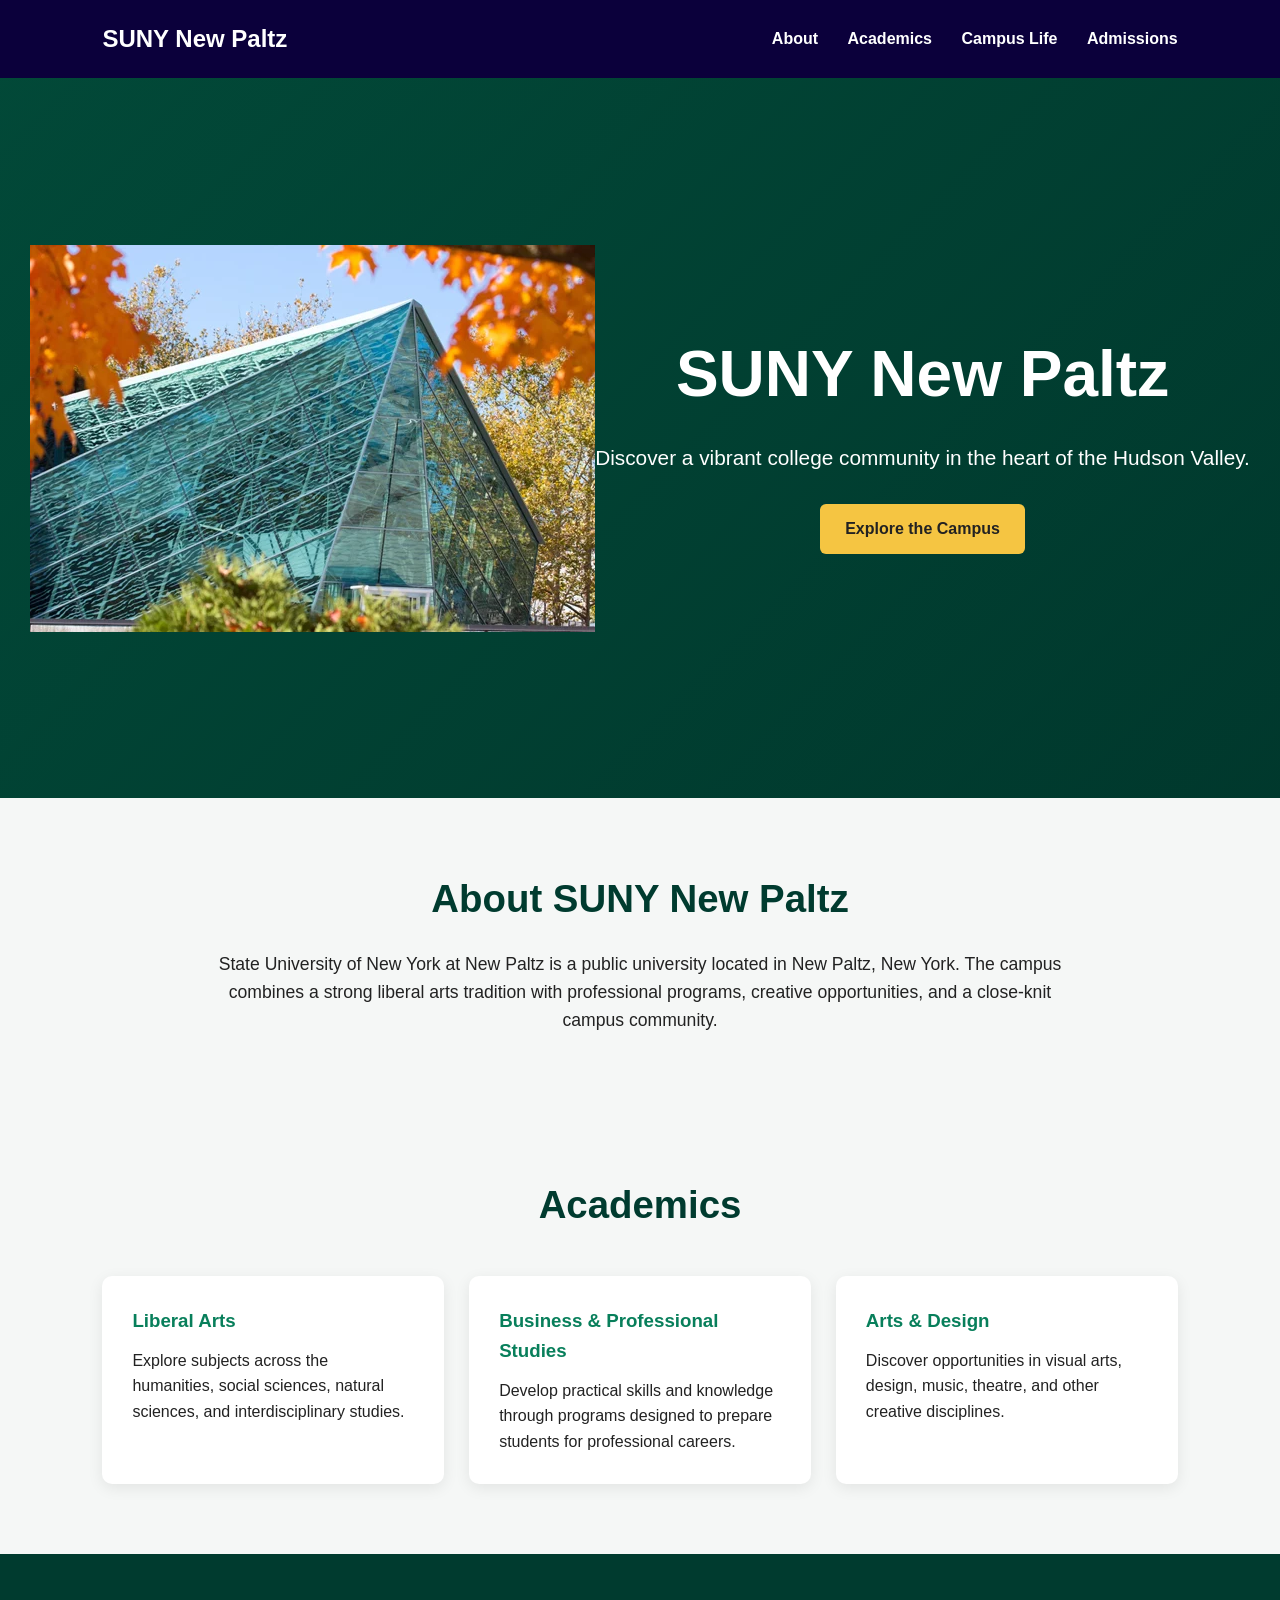
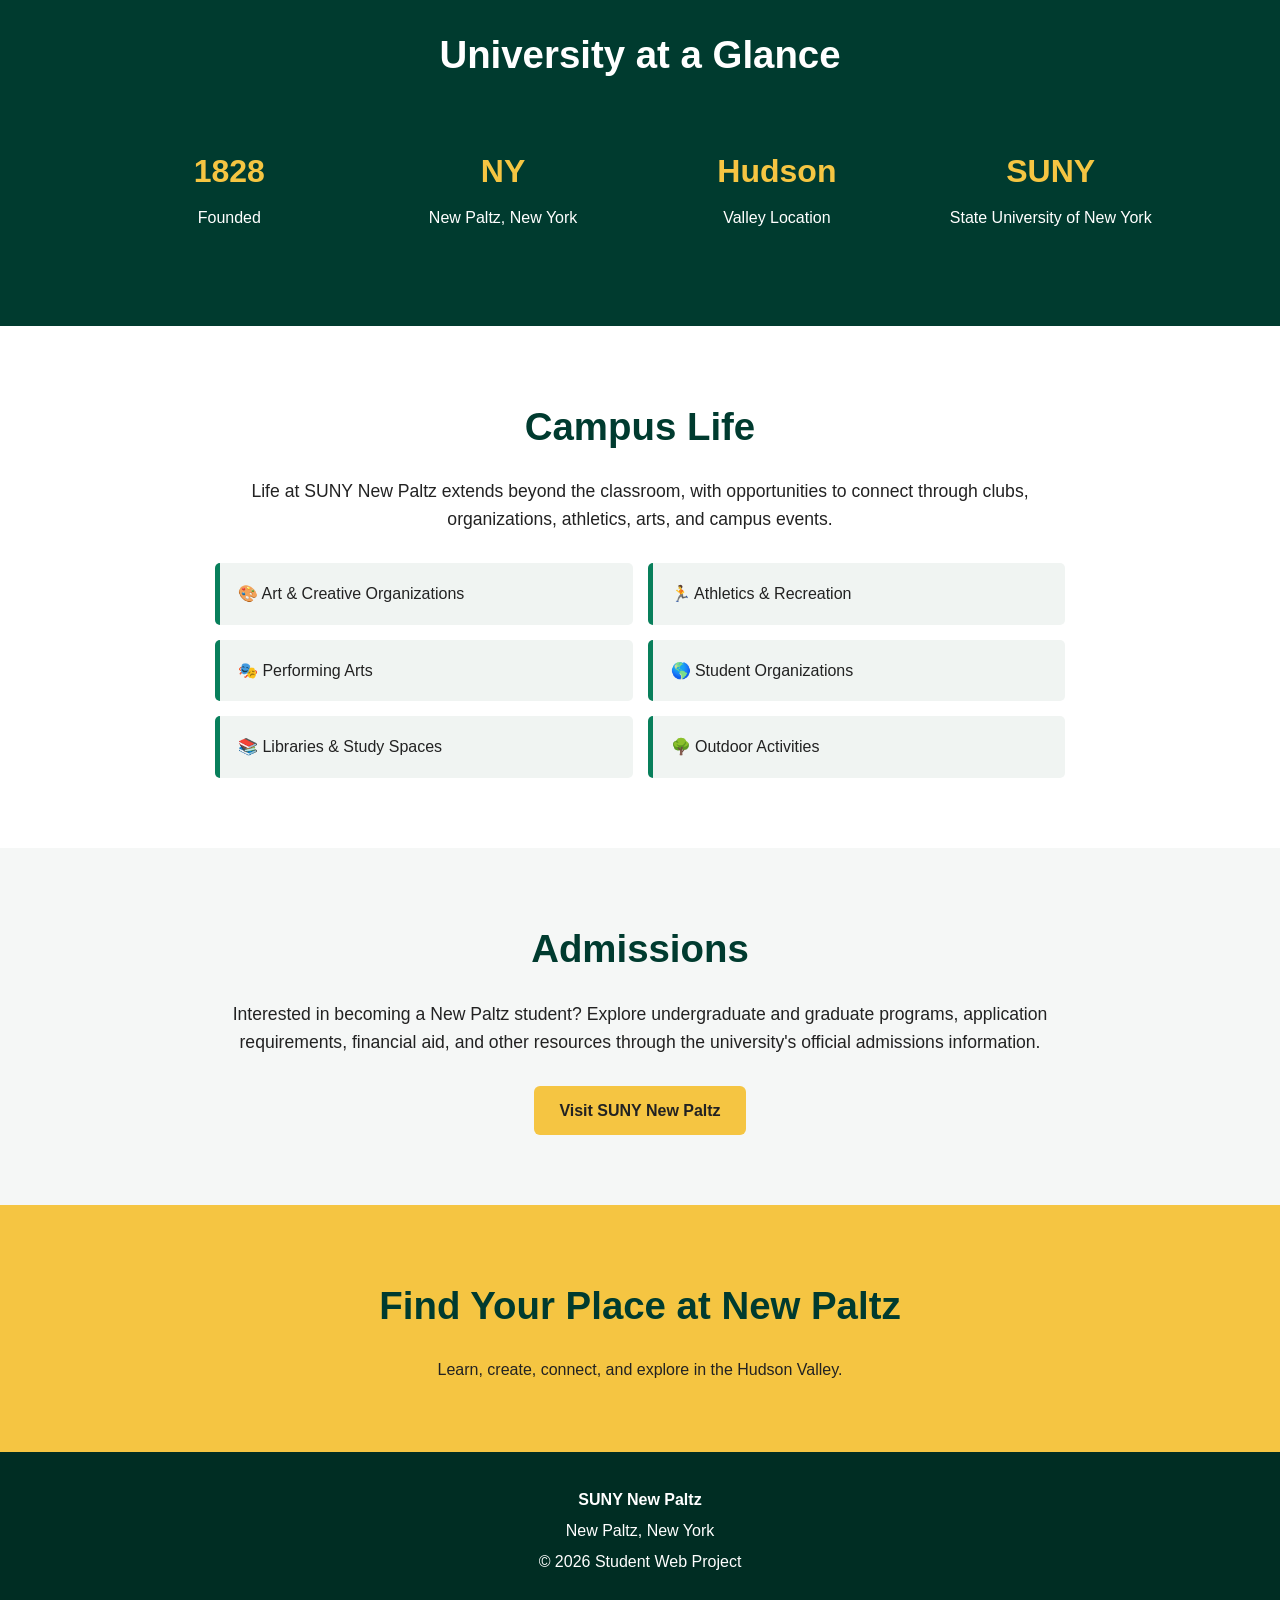
<file: index.html>
<!DOCTYPE html>
<html lang="en"> 
<head>
  <meta charset="UTF-8">
  <meta name="viewport" content="width=device-width, initial-scale=1.0">
  <title>SUNY New Paltz</title>

  <style>
    * {
      margin: 0;
      padding: 0;
      box-sizing: border-box;
      scroll-behavior: smooth;
    }

    body {
      font-family: Arial, Helvetica, sans-serif;
      line-height: 1.6;
      color: #222;
      background: #f5f7f6;
    }

    header {
      background: #0b003b;
      color: white;
      padding: 20px 8%;
      display: flex;
      justify-content: space-between;
      align-items: center;
      position: sticky;
      top: 0;
      z-index: 1000;
    }

    .logo {
      font-size: 1.5rem;
      font-weight: bold;
    }

    nav a {
      color: white;
      text-decoration: none;
      margin-left: 25px;
      font-weight: bold;
    }

    nav a:hover {
      color: #f5c542;
    }

    .hero {
      min-height: 80vh;
      display: flex;
      align-items: center;
      justify-content: center;
      text-align: center;
      padding: 60px 20px;
      color: white;
      background:
        linear-gradient(rgba(0, 59, 47, 0.8), rgba(0, 59, 47, 0.8)),
        linear-gradient(135deg, #087f5b, #002d23);
    }

    .hero-content {
      max-width: 800px;
    }

    .hero h1 {
      font-size: 4rem;
      margin-bottom: 15px;
    }

    .hero p {
      font-size: 1.3rem;
      margin-bottom: 30px;
    }

    .button {
      display: inline-block;
      background: #f5c542;
      color: #222;
      padding: 12px 25px;
      border-radius: 6px;
      text-decoration: none;
      font-weight: bold;
      transition: 0.3s;
    }

    .button:hover {
      background: #ffd966;
      transform: translateY(-2px);
    }

    section {
      padding: 70px 8%;
    }

    section h2 {
      color: #003b2f;
      text-align: center;
      font-size: 2.4rem;
      margin-bottom: 20px;
    }

    .intro {
      max-width: 850px;
      margin: auto;
      text-align: center;
      font-size: 1.1rem;
    }

    .cards {
      display: grid;
      grid-template-columns: repeat(3, 1fr);
      gap: 25px;
      margin-top: 40px;
    }

    .card {
      background: white;
      padding: 30px;
      border-radius: 10px;
      box-shadow: 0 4px 15px rgba(0, 0, 0, 0.08);
      transition: 0.3s;
    }

    .card:hover {
      transform: translateY(-5px);
    }

    .card h3 {
      color: #087f5b;
      margin-bottom: 12px;
    }

    .facts {
      background: #003b2f;
      color: white;
    }

    .facts h2 {
      color: white;
    }

    .fact-grid {
      display: grid;
      grid-template-columns: repeat(4, 1fr);
      gap: 20px;
      text-align: center;
      margin-top: 35px;
    }

    .fact {
      padding: 25px;
    }

    .fact strong {
      display: block;
      font-size: 2rem;
      color: #f5c542;
      margin-bottom: 8px;
    }

    .campus {
      background: white;
    }

    .campus-list {
      max-width: 850px;
      margin: 30px auto 0;
      display: grid;
      grid-template-columns: 1fr 1fr;
      gap: 15px;
    }

    .campus-list div {
      background: #f0f4f2;
      padding: 18px;
      border-left: 5px solid #087f5b;
      border-radius: 5px;
    }

    .cta {
      text-align: center;
      background: #f5c542;
    }

    .cta h2 {
      color: #003b2f;
    }

    footer {
      background: #002d23;
      color: white;
      text-align: center;
      padding: 30px 20px;
    }

    footer p {
      margin: 5px 0;
    }

    @media (max-width: 800px) {
      header {
        flex-direction: column;
        gap: 15px;
      }

      nav a {
        margin: 0 8px;
      }

      .hero h1 {
        font-size: 2.7rem;
      }

      .cards {
        grid-template-columns: 1fr;
      }

      .fact-grid {
        grid-template-columns: 1fr 1fr;
      }

      .campus-list {
        grid-template-columns: 1fr;
      }
    }

    @media (max-width: 500px) {
      .fact-grid {
        grid-template-columns: 1fr;
      }

      nav {
        display: flex;
        flex-wrap: wrap;
        justify-content: center;
        gap: 10px;
      }
    }
  </style>
</head>

<body>

  <header>
    <div class="logo">SUNY New Paltz</div>
    
    <nav>
      <a href="#about">About</a>
      <a href="#academics">Academics</a>
      <a href="#campus">Campus Life</a>
      <a href="#admissions">Admissions</a>
    </nav>
  
  </header>

  <main>

    <section class="hero">
  <img src="images/fall-open-house.png" alt="SUNY New Paltz campus">

  <div class="hero-content">
    <h1>SUNY New Paltz</h1>
    <p>
      Discover a vibrant college community in the heart of the Hudson Valley.
    </p>
    <a class="button" href="#about">Explore the Campus</a>
  </div>
</section>


    <section id="about">

      <h2>About SUNY New Paltz</h2>
      <p class="intro">
        State University of New York at New Paltz is a public university
        located in New Paltz, New York. The campus combines a strong liberal
        arts tradition with professional programs, creative opportunities,
        and a close-knit campus community.
      </p>
    </section>



    <section id="academics">
      <h2>Academics</h2>

      <div class="cards">
        <div class="card">
          <h3>Liberal Arts</h3>
          <p>
            Explore subjects across the humanities, social sciences,
            natural sciences, and interdisciplinary studies.
          </p>
        </div>

        <div class="card">
          <h3>Business & Professional Studies</h3>
          <p>
            Develop practical skills and knowledge through programs designed
            to prepare students for professional careers.
          </p>
        </div>

        <div class="card">
          <h3>Arts & Design</h3>
          <p>
            Discover opportunities in visual arts, design, music, theatre,
            and other creative disciplines.
          </p>
        </div>
      </div>
    </section>

    <section class="facts">
      <h2>University at a Glance</h2>

      <div class="fact-grid">
        <div class="fact">
          <strong>1828</strong>
          Founded
        </div>

        <div class="fact">
          <strong>NY</strong>
          New Paltz, New York
        </div>

        <div class="fact">
          <strong>Hudson</strong>
          Valley Location
        </div>

        <div class="fact">
          <strong>SUNY</strong>
          State University of New York
        </div>
      </div>
    </section>

    <section id="campus" class="campus">
      <h2>Campus Life</h2>
      <p class="intro">
        Life at SUNY New Paltz extends beyond the classroom, with opportunities
        to connect through clubs, organizations, athletics, arts, and campus events.
      </p>

      <div class="campus-list">
        <div>🎨 Art & Creative Organizations</div>
        <div>🏃 Athletics & Recreation</div>
        <div>🎭 Performing Arts</div>
        <div>🌎 Student Organizations</div>
        <div>📚 Libraries & Study Spaces</div>
        <div>🌳 Outdoor Activities</div>
      </div>
    </section>

    <section id="admissions">
      <h2>Admissions</h2>
      <p class="intro">
        Interested in becoming a New Paltz student? Explore undergraduate and
        graduate programs, application requirements, financial aid, and other
        resources through the university's official admissions information.
      </p>

      <div style="text-align:center; margin-top:30px;">
        <a
          class="button"
          href="https://www.newpaltz.edu/"
          target="_blank"
          rel="noopener noreferrer"
        >
          Visit SUNY New Paltz
        </a>
      </div>
    </section>

    <section class="cta">
      <h2>Find Your Place at New Paltz</h2>
      <p>
        Learn, create, connect, and explore in the Hudson Valley.
      </p>
    </section>

  </main>

  <footer>
    <p><strong>SUNY New Paltz</strong></p>
    <p>New Paltz, New York</p>
    <p>&copy; 2026 Student Web Project</p>
  </footer>

</body>
</html>
</file>
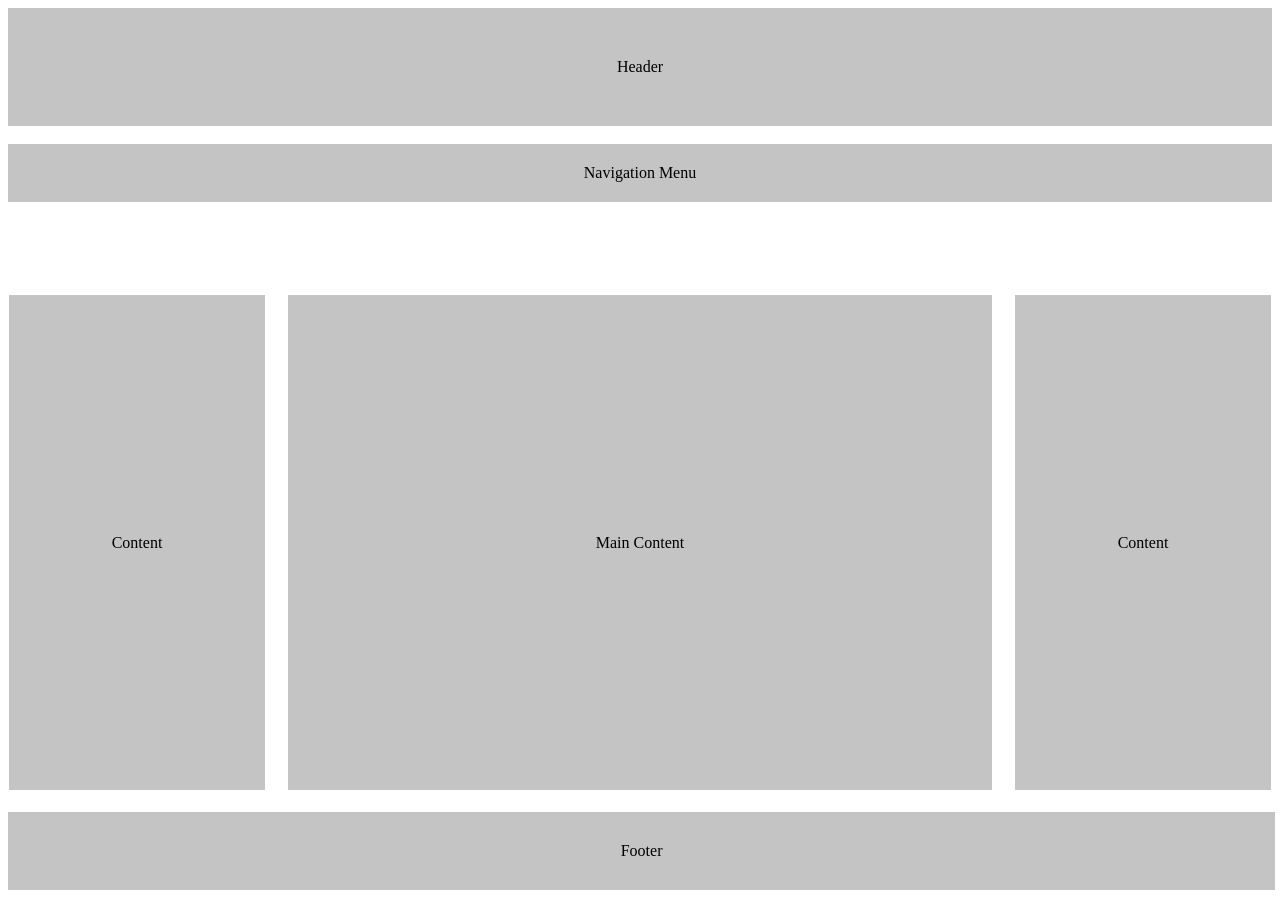
<file: Flexbox/index.html>
<!DOCTYPE html>
<html>
<head>
<style>
.header {
  display: flex;
  background-color: rgb(196, 196, 196);
  justify-content: center;
   padding: 30px;
}

.header div {
  background-color: #f1f1f100;
  margin: 10px;
  padding: 10px;
  font-size: 16px;
}

.nav {
  display: flex;
  background-color: rgb(196, 196, 196);
  justify-content: center;
}

.nav div {
  background-color: #cf3e3e00;
  margin: 10px;
  padding: 10px;
  font-size: 16px;
}

.cl {
  display: flex;
  background-color: rgb(196, 196, 196);
  justify-content: center;
  align-items: center;
  left: 9px;
   bottom: 110px;
  position: absolute;
   width: 20%;
   height: 55%;
}

.cl div {
  background-color: #cf3e3e00;
  margin: 10px;
  padding: 10px;
  font-size: 16px;
}

.cr {
  display: flex;
  background-color: rgb(196, 196, 196);
  justify-content: center;
  align-items: center;
  right: 9px;
   bottom: 110px;
  position: absolute;
   width: 20%;
   height: 55%;
}

.cr div {
  background-color: #cf3e3e00;
  margin: 10px;
  padding: 10px;
  font-size: 16px;
}

.cm {
   display: flex;
  background-color: rgb(196, 196, 196);
  justify-content: center;
  align-items: center;
  bottom: 110px;
  position: absolute;
  left: 22.5%;
  width: 55%;
  height: 55%;
}

.cm div {
  background-color: #cf3e3e00;
  margin: 10px;
  padding: 10px;
  font-size: 16px;
}

.footer {
  display: flex;
  background-color: rgb(196, 196, 196);
  justify-content: center;
  position: absolute;
  bottom: 10px;
  width: 99%;
}

.footer div {
  background-color: #cf3e3e00;
  margin: 15px;
  padding: 15px;
  font-size: 16px;
}
</style>
</head>
<body>


<div class="header">
  <div>Header</div>
</div>

<br>

<div class="nav">
  <div>Navigation Menu</div>
</div>

<br>

<div class="cl">
  <div>Content</div>
</div>

<br>

<div class="cr">
  <div>Content</div>
</div>

<br>

<div class="cm">
  <div>Main Content</div>
</div>

<br>

<div class="footer">
  <div>Footer</div>
</div>

</body>
</html>
</file>
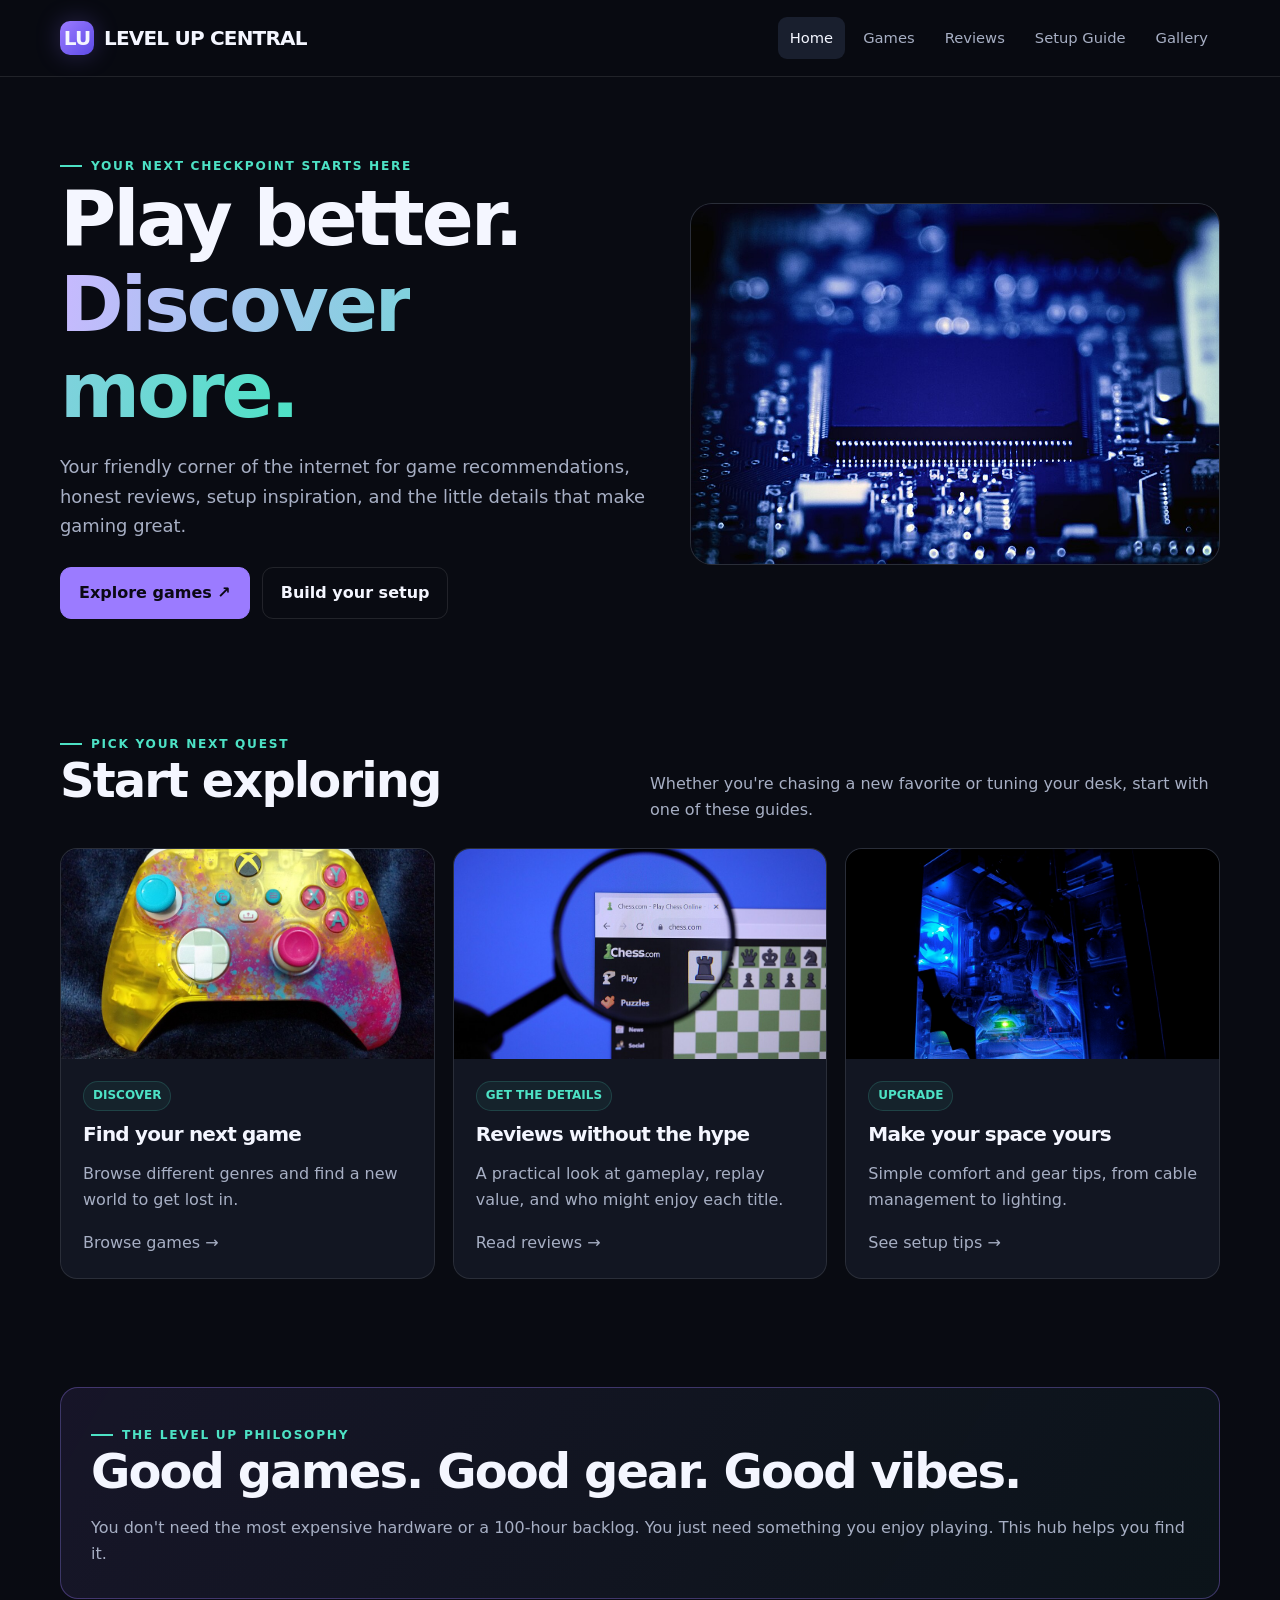
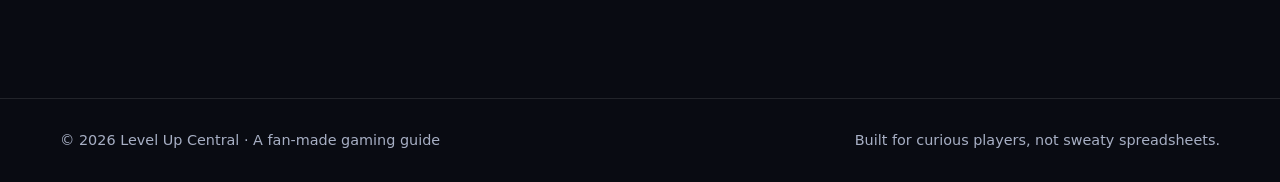
<file: midterm-site/index.html>
<!doctype html>
<html lang="en">

<head>
  <meta charset="utf-8">
  <meta name="viewport" content="width=device-width, initial-scale=1">
  <meta name="description" content="Level Up Central: gaming guides, reviews, gear tips, and community picks.">
  <title>Level Up Central | Gaming Hub</title>
  <link rel="stylesheet" href="css/style.css">
</head>

<body>
  <header class="site-header">
    <div class="container nav-wrap">
      <a class="logo" href="../midterm-site/"><span class="logo-mark">LU</span> LEVEL UP CENTRAL</a>
      <nav aria-label="Main navigation">
        <ul class="nav-links">
          <li><a href="../midterm-site/" aria-current="page">Home</a></li>
          <li><a href="games/">Games</a></li>
          <li><a href="reviews/">Reviews</a></li>
          <li><a href="setup/">Setup Guide</a></li>
          <li><a href="gallery/">Gallery</a></li>
        </ul>
      </nav>
    </div>
  </header>
  <main>
    <section class="hero">
      <div class="container hero-grid">
        <div><span class="eyebrow">Your next checkpoint starts here</span>
          <h1>Play better.<br><span class="gradient-text">Discover more.</span></h1>
          <p class="lead">Your friendly corner of the internet for game recommendations, honest reviews, setup
            inspiration, and the little details that make gaming great.</p>
          <div class="button-row"><a class="button primary" href="games/">Explore games ↗</a><a class="button"
              href="setup/">Build your setup</a></div>
        </div>
        <div class="hero-image"><img src="images/Circuit.jpg" alt="Close up of a CPU chip">
        </div>
      </div>
    </section>
    <section class="section">
      <div class="container">
        <div class="section-head">
          <div><span class="eyebrow">Pick your next quest</span>
            <h2>Start exploring</h2>
          </div>
          <p>Whether you're chasing a new favorite or tuning your desk, start with one of these guides.</p>
        </div>
        <div class="grid-3">
          <article class="card"><img src="images/Controller.jpg" alt="Gaming controller ready for a play session">
            <div class="card-body"><span class="tag">DISCOVER</span>
              <h3>Find your next game</h3>
              <p>Browse different genres and find a new world to get lost in.</p>
              <p style="margin-top:16px"><a href="games/">Browse games →</a></p>
            </div>
          </article>
          <article class="card"><img src="images/MagnifiyingGlass.jpg" alt="Magnifiying Glass pointed at chess.com website">
            <div class="card-body"><span class="tag">GET THE DETAILS</span>
              <h3>Reviews without the hype</h3>
              <p>A practical look at gameplay, replay value, and who might enjoy each title.</p>
              <p style="margin-top:16px"><a href="reviews/">Read reviews →</a></p>
            </div>
          </article>
          <article class="card"><img src="images/GamingComputer.jpg" alt="Gaming equipment and screens in a colorful room">
            <div class="card-body"><span class="tag">UPGRADE</span>
              <h3>Make your space yours</h3>
              <p>Simple comfort and gear tips, from cable management to lighting.</p>
              <p style="margin-top:16px"><a href="setup/">See setup tips →</a></p>
            </div>
          </article>
        </div>
      </div>
    </section>
    <section class="section">
      <div class="container">
        <div class="callout"><span class="eyebrow">The Level Up philosophy</span>
          <h2>Good games. Good gear. Good vibes.</h2>
          <p>You don't need the most expensive hardware or a 100-hour backlog. You just need something you enjoy
            playing. This hub helps you find it.</p>
        </div>
      </div>
    </section>
  </main>
  <footer class="site-footer">
    <div class="container footer-inner"><span>© 2026 Level Up Central · A fan-made gaming guide</span><span>Built for
        curious players, not sweaty spreadsheets.</span></div>
  </footer>
</body>

</html>
</file>
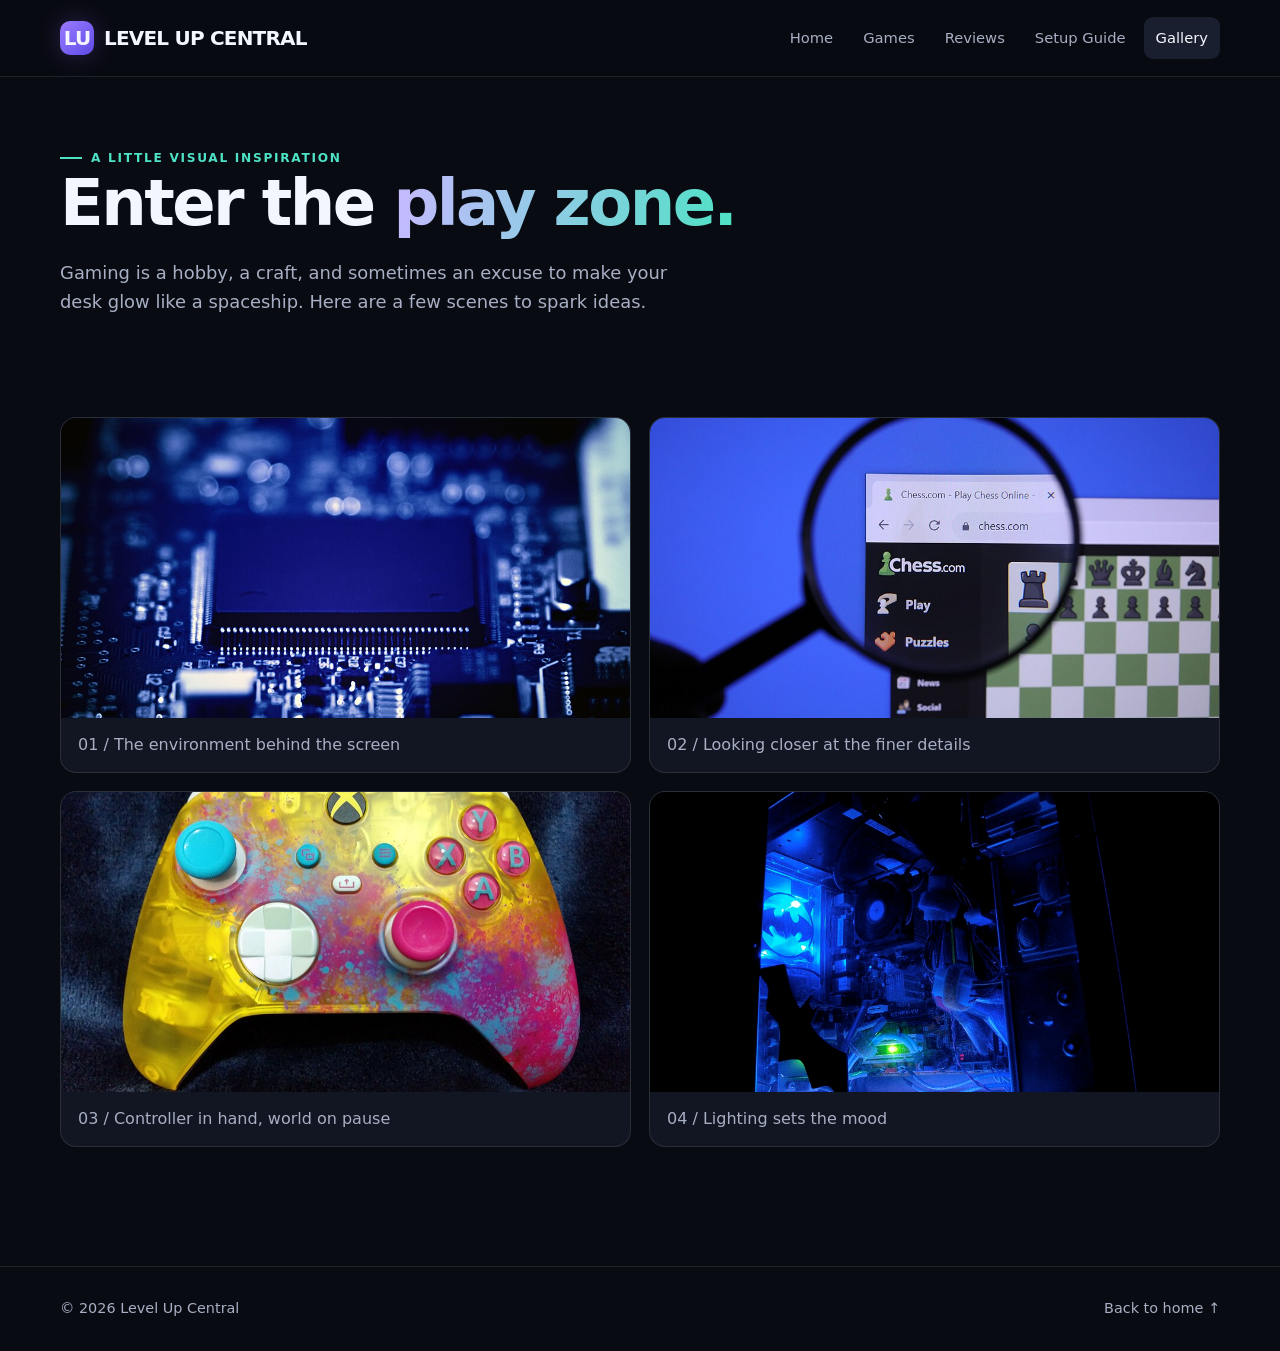
<file: midterm-site/gallery/index.html>
<!doctype html>
<html lang="en">

<head>
    <meta charset="utf-8">
    <meta name="viewport" content="width=device-width, initial-scale=1">
    <meta name="description" content="A gallery of gaming setup inspiration.">
    <title>Gallery | Level Up Central</title>
    <link rel="stylesheet" href="/midterm-site/css/style.css">
</head>

<body>
    <header class="site-header">
        <div class="container nav-wrap"><a class="logo" href="/midterm-site/"><span class="logo-mark">LU</span> LEVEL UP
                CENTRAL</a>
            <nav aria-label="Main navigation">
                <ul class="nav-links">
                    <li><a href="/midterm-site/">Home</a></li>
                    <li><a href="/midterm-site/games/">Games</a></li>
                    <li><a href="/midterm-site/reviews/">Reviews</a></li>
                    <li><a href="/midterm-site/setup/">Setup Guide</a></li>
                    <li><a href="/midterm-site/gallery/" aria-current="page">Gallery</a></li>
                </ul>
            </nav>
        </div>
    </header>
    <main>
        <section class="page-intro">
            <div class="container"><span class="eyebrow">A little visual inspiration</span>
                <h1>Enter the <span class="gradient-text">play zone.</span></h1>
                <p class="lead">Gaming is a hobby, a craft, and sometimes an excuse to make your desk glow like a
                    spaceship. Here are a few scenes to spark ideas.</p>
            </div>
        </section>
        <section class="section">
            <div class="container">
                <div class="gallery-grid">
                    <figure><img src="/midterm-site/images/Circuit.jpg" alt="Close up of a CPU chip">
                        <figcaption>01 / The environment behind the screen</figcaption>
                    </figure>
                    <figure><img src="/midterm-site/images/MagnifiyingGlass.jpg" alt="Magnifiying Glass pointed at chess.com website">
                        <figcaption>02 / Looking closer at the finer details</figcaption>
                    </figure>
                    <figure><img src="/midterm-site/images/Controller.jpg" alt="Video game controller close-up">
                        <figcaption>03 / Controller in hand, world on pause</figcaption>
                    </figure>
                    <figure><img src="/midterm-site/images/GamingComputer.jpg" alt="Colorful computer and gaming equipment">
                        <figcaption>04 / Lighting sets the mood</figcaption>
                    </figure>
                </div>
                <p class="small-note" style="margin-top:20px"></p>
            </div>
        </section>
    </main>
    <footer class="site-footer">
        <div class="container footer-inner"><span>© 2026 Level Up Central</span><a href="/midterm-site/">Back to home ↑</a>
        </div>
    </footer>
</body>

</html>
</file>
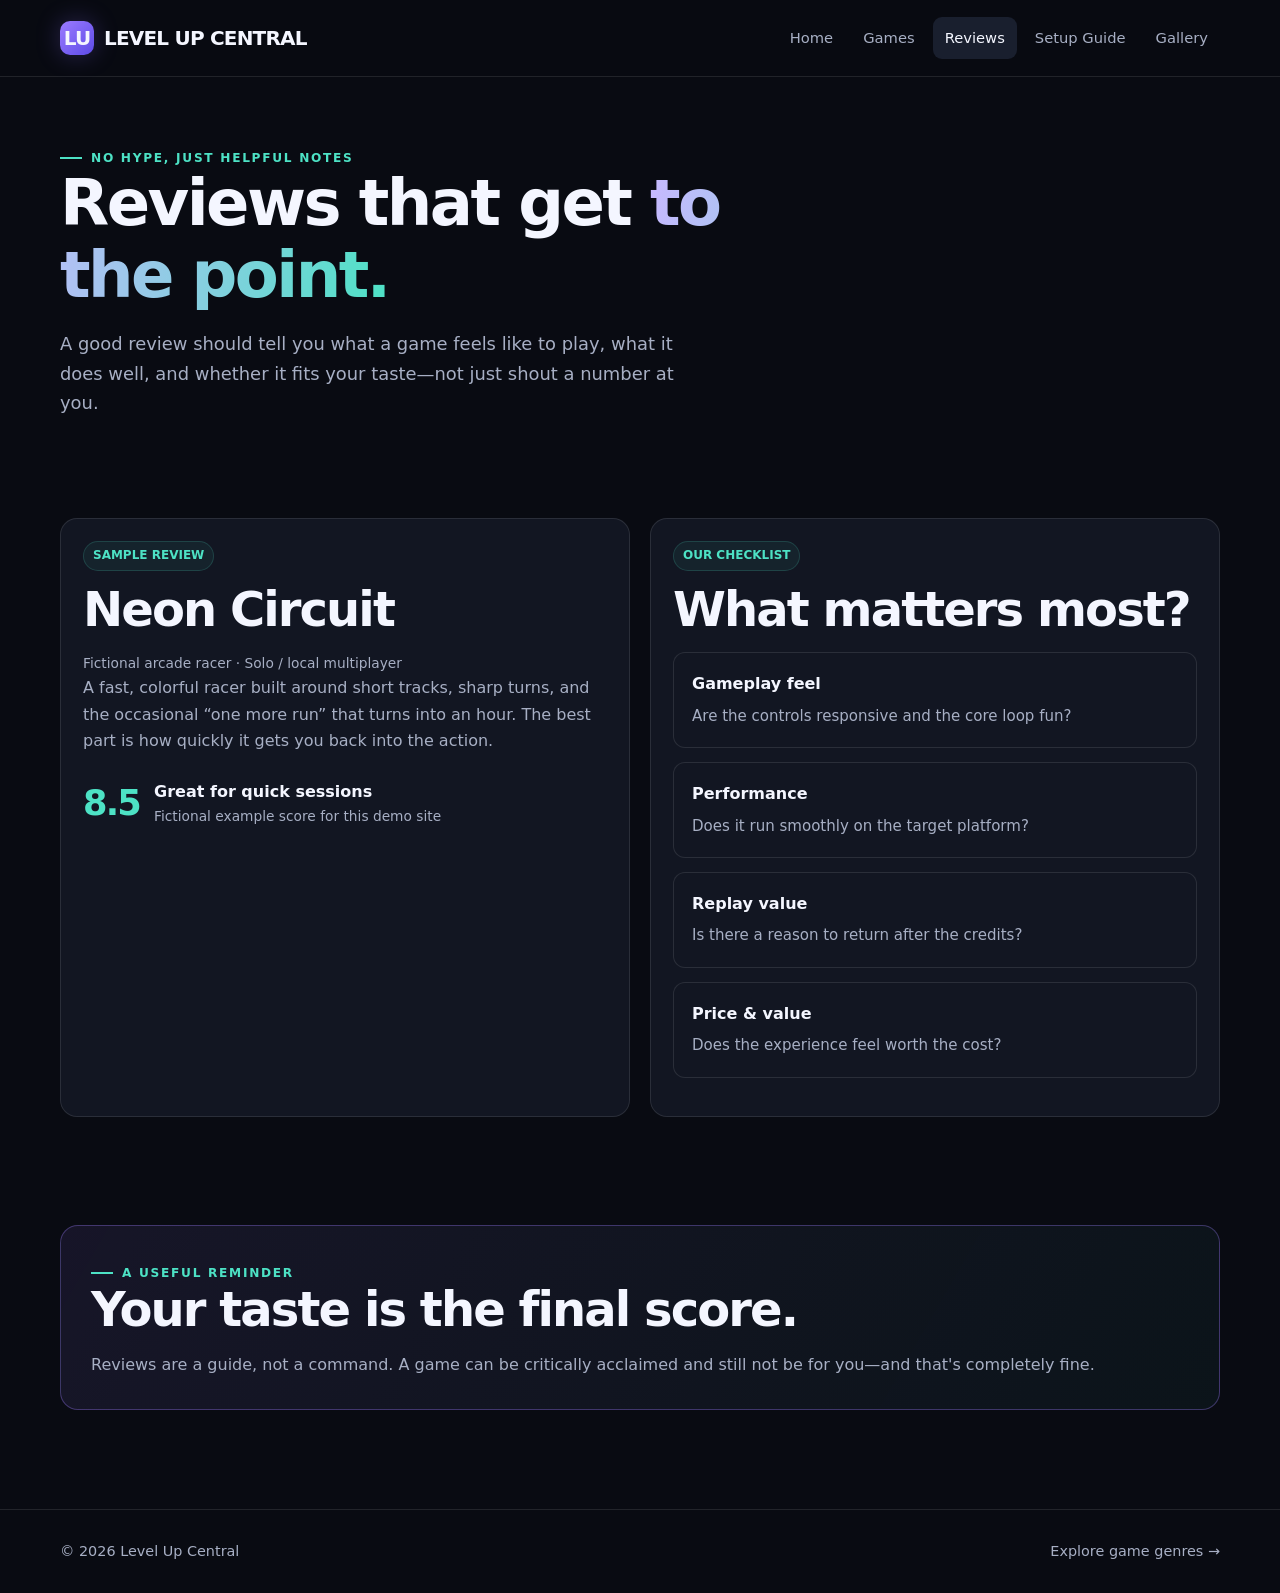
<file: midterm-site/reviews/index.html>
<!doctype html>
<html lang="en">

<head>
    <meta charset="utf-8">
    <meta name="viewport" content="width=device-width, initial-scale=1">
    <meta name="description" content="A simple framework for thinking about video game reviews.">
    <title>Reviews | Level Up Central</title>
    <link rel="stylesheet" href="../css/style.css">
</head>

<body>
    <header class="site-header">
        <div class="container nav-wrap"><a class="logo" href="../"><span class="logo-mark">LU</span> LEVEL UP
                CENTRAL</a>
            <nav aria-label="Main navigation">
                <ul class="nav-links">
                    <li><a href="../">Home</a></li>
                    <li><a href="../games/">Games</a></li>
                    <li><a href="../reviews/" aria-current="page">Reviews</a></li>
                    <li><a href="../setup/">Setup Guide</a></li>
                    <li><a href="../gallery/">Gallery</a></li>
                </ul>
            </nav>
        </div>
    </header>
    <main>
        <section class="page-intro">
            <div class="container"><span class="eyebrow">No hype, just helpful notes</span>
                <h1>Reviews that get <span class="gradient-text">to the point.</span></h1>
                <p class="lead">A good review should tell you what a game feels like to play, what it does well, and
                    whether it fits your taste—not just shout a number at you.</p>
            </div>
        </section>
        <section class="section">
            <div class="container grid-2">
                <article class="card">
                    <div class="card-body"><span class="tag">SAMPLE REVIEW</span>
                        <h2>Neon Circuit</h2>
                        <p class="meta">Fictional arcade racer · Solo / local multiplayer</p>
                        <p>A fast, colorful racer built around short tracks, sharp turns, and the occasional “one more
                            run” that turns into an hour. The best part is how quickly it gets you back into the action.
                        </p>
                        <div style="display:flex;align-items:center;gap:14px;margin-top:20px"><span
                                class="review-score">8.5</span>
                            <div><strong>Great for quick sessions</strong>
                                <div class="small-note">Fictional example score for this demo site</div>
                            </div>
                        </div>
                    </div>
                </article>
                <article class="card">
                    <div class="card-body"><span class="tag">OUR CHECKLIST</span>
                        <h2>What matters most?</h2>
                        <ul class="feature-list" style="grid-template-columns:1fr">
                            <li><strong>Gameplay feel</strong><span>Are the controls responsive and the core loop
                                    fun?</span></li>
                            <li><strong>Performance</strong><span>Does it run smoothly on the target platform?</span>
                            </li>
                            <li><strong>Replay value</strong><span>Is there a reason to return after the credits?</span>
                            </li>
                            <li><strong>Price & value</strong><span>Does the experience feel worth the cost?</span></li>
                        </ul>
                    </div>
                </article>
            </div>
        </section>
        <section class="section">
            <div class="container">
                <div class="callout"><span class="eyebrow">A useful reminder</span>
                    <h2>Your taste is the final score.</h2>
                    <p>Reviews are a guide, not a command. A game can be critically acclaimed and still not be for
                        you—and that's completely fine.</p>
                </div>
            </div>
        </section>
    </main>
    <footer class="site-footer">
        <div class="container footer-inner"><span>© 2026 Level Up Central</span><a href="../games">Explore game genres
                →</a></div>
    </footer>
</body>

</html>
</file>
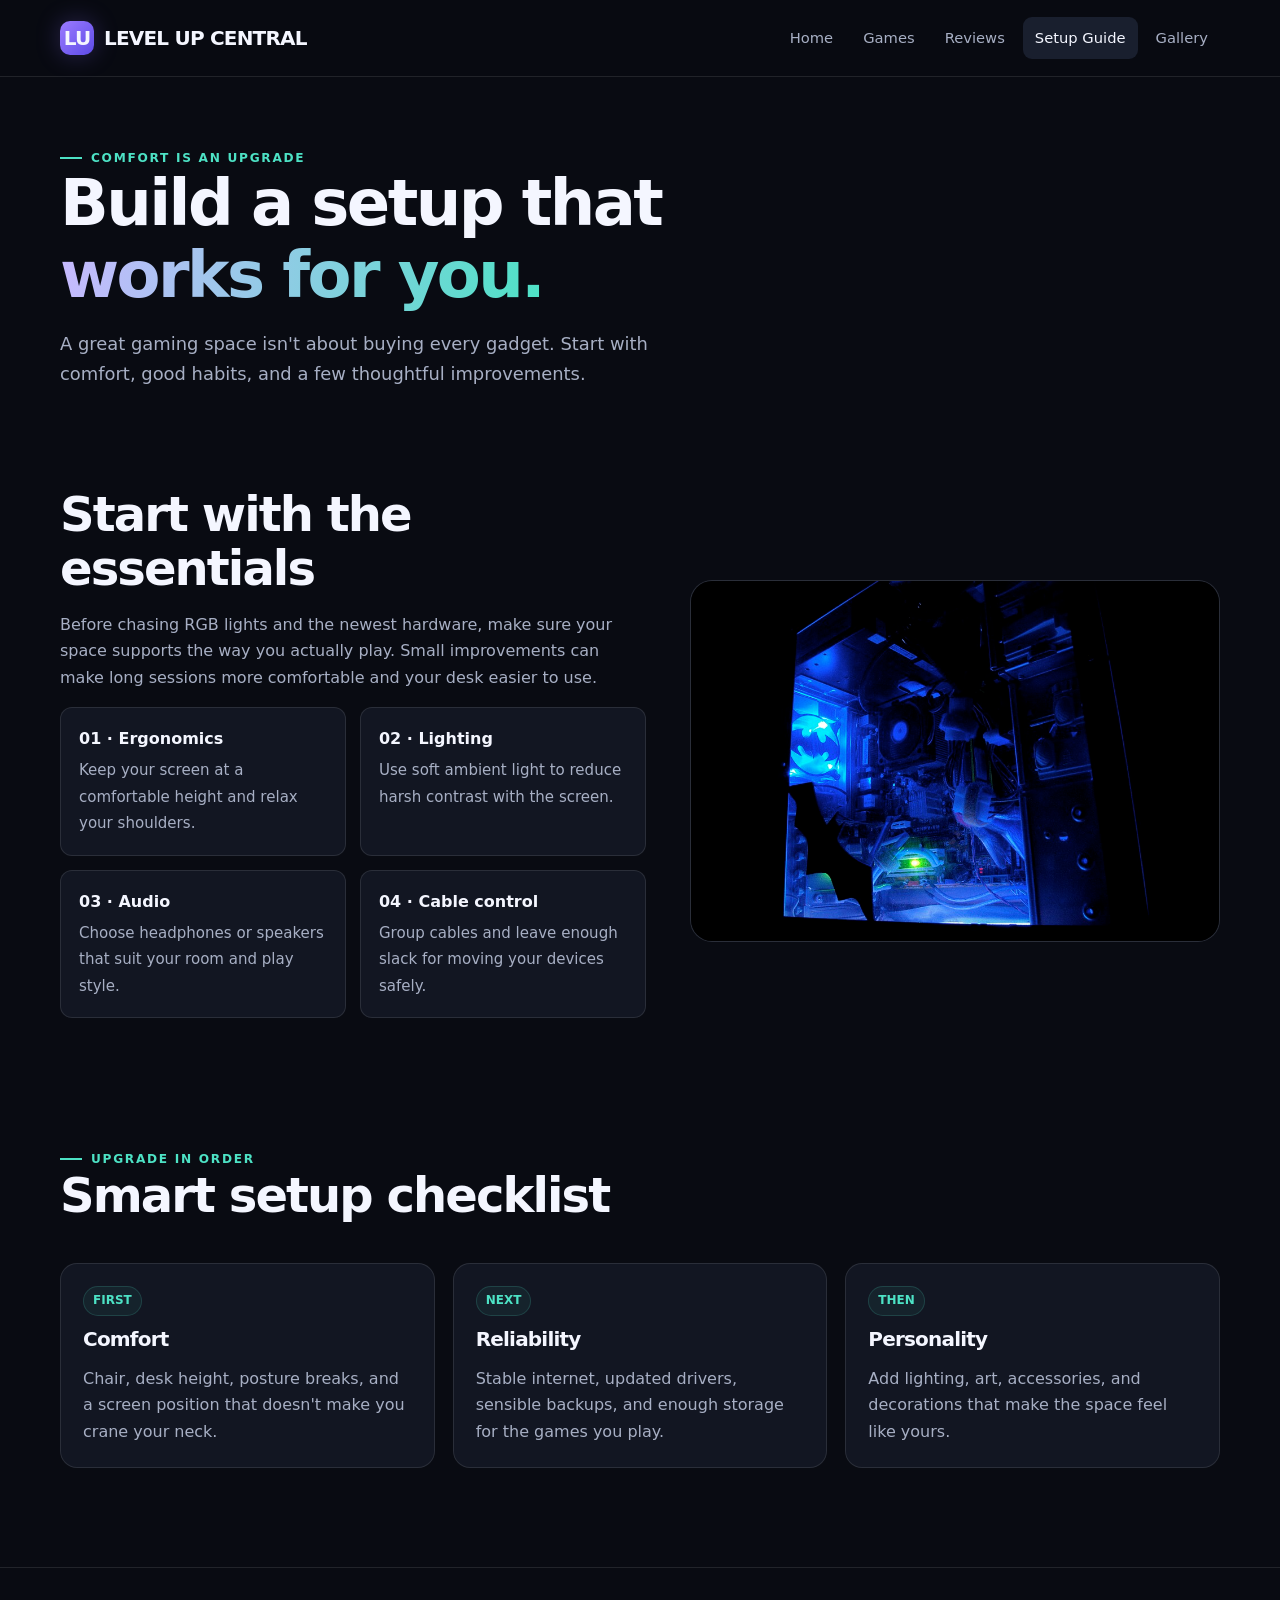
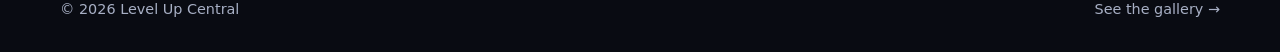
<file: midterm-site/setup/index.html>
<!doctype html>
<html lang="en">

<head>
    <meta charset="utf-8">
    <meta name="viewport" content="width=device-width, initial-scale=1">
    <meta name="description" content="Practical tips for a comfortable and functional gaming setup.">
    <title>Setup Guide | Level Up Central</title>
    <link rel="stylesheet" href="../css/style.css">
</head>

<body>
    <header class="site-header">
        <div class="container nav-wrap"><a class="logo" href="../"><span class="logo-mark">LU</span> LEVEL UP
                CENTRAL</a>
            <nav aria-label="Main navigation">
                <ul class="nav-links">
                    <li><a href="../">Home</a></li>
                    <li><a href="../games/">Games</a></li>
                    <li><a href="../reviews/">Reviews</a></li>
                    <li><a href="../setup/" aria-current="page">Setup Guide</a></li>
                    <li><a href="../gallery/">Gallery</a></li>
                </ul>
            </nav>
        </div>
    </header>
    <main>
        <section class="page-intro">
            <div class="container"><span class="eyebrow">Comfort is an upgrade</span>
                <h1>Build a setup that <span class="gradient-text">works for you.</span></h1>
                <p class="lead">A great gaming space isn't about buying every gadget. Start with comfort, good habits,
                    and a few thoughtful improvements.</p>
            </div>
        </section>
        <section class="section">
            <div class="container hero-grid">
                <div>
                    <h2>Start with the essentials</h2>
                    <p class="content-copy">Before chasing RGB lights and the newest hardware, make sure your space
                        supports the way you actually play. Small improvements can make long sessions more comfortable
                        and your desk easier to use.</p>
                    <ul class="feature-list">
                        <li><strong>01 · Ergonomics</strong><span>Keep your screen at a comfortable height and relax
                                your shoulders.</span></li>
                        <li><strong>02 · Lighting</strong><span>Use soft ambient light to reduce harsh contrast with the
                                screen.</span></li>
                        <li><strong>03 · Audio</strong><span>Choose headphones or speakers that suit your room and play
                                style.</span></li>
                        <li><strong>04 · Cable control</strong><span>Group cables and leave enough slack for moving your
                                devices safely.</span></li>
                    </ul>
                </div>
                <div class="hero-image"><img src="/midterm-site/images/GamingComputer.jpg"
                        alt="Magnifiying Glass pointed at chess.com website">
                </div>
            </div>
        </section>
        <section class="section">
            <div class="container">
                <div class="section-head">
                    <div><span class="eyebrow">Upgrade in order</span>
                        <h2>Smart setup checklist</h2>
                    </div>
                </div>
                <div class="grid-3">
                    <article class="card">
                        <div class="card-body"><span class="tag">FIRST</span>
                            <h3>Comfort</h3>
                            <p>Chair, desk height, posture breaks, and a screen position that doesn't make you crane
                                your neck.</p>
                        </div>
                    </article>
                    <article class="card">
                        <div class="card-body"><span class="tag">NEXT</span>
                            <h3>Reliability</h3>
                            <p>Stable internet, updated drivers, sensible backups, and enough storage for the games you
                                play.</p>
                        </div>
                    </article>
                    <article class="card">
                        <div class="card-body"><span class="tag">THEN</span>
                            <h3>Personality</h3>
                            <p>Add lighting, art, accessories, and decorations that make the space feel like yours.</p>
                        </div>
                    </article>
                </div>
            </div>
        </section>
    </main>
    <footer class="site-footer">
        <div class="container footer-inner"><span>© 2026 Level Up Central</span><a href="../gallery">See the gallery
                →</a></div>
    </footer>
</body>

</html>
</file>
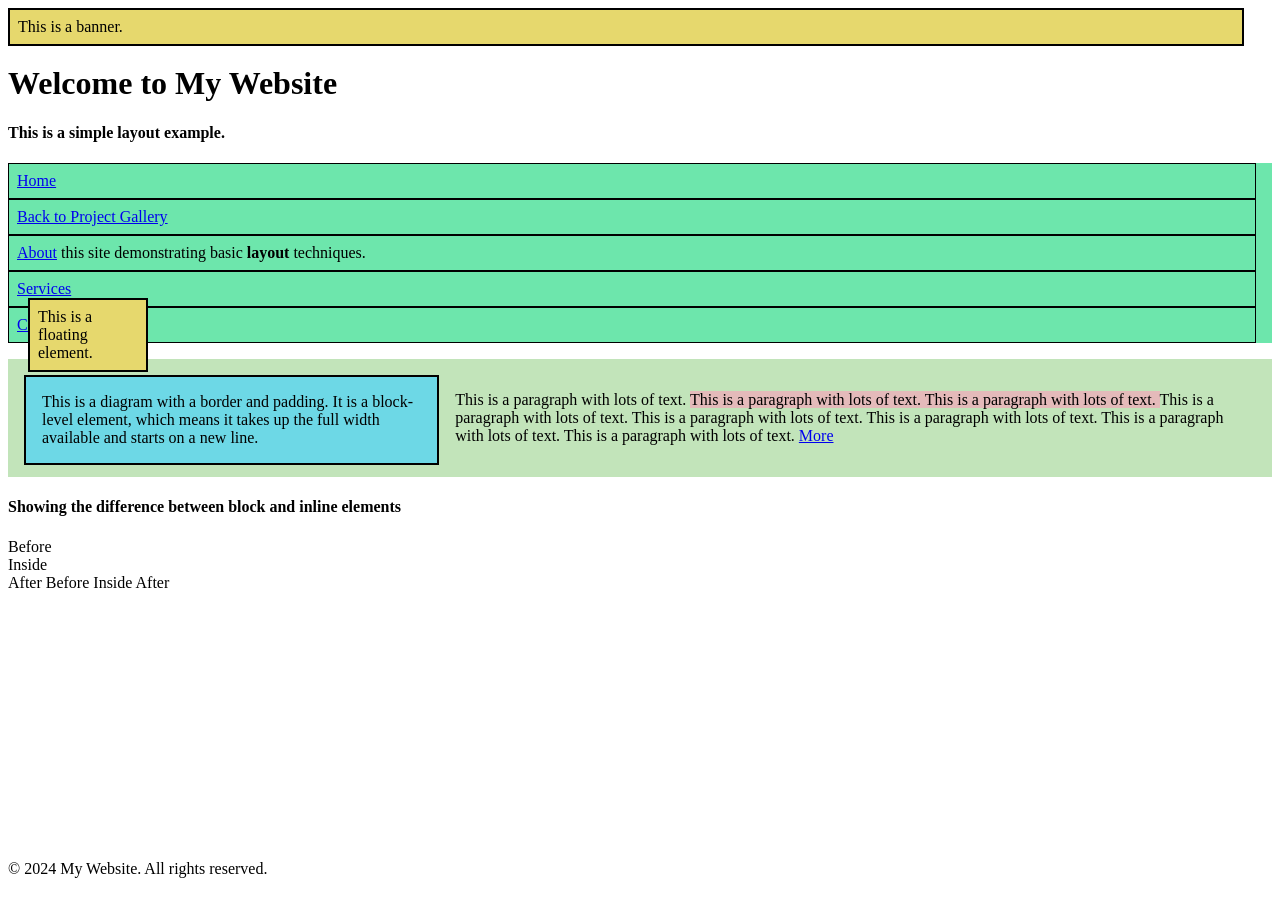
<file: MyWebsite/layout_website/index.html>
<!DOCTYPE html>
<html lang="en">
<head>
    <meta charset="UTF-8">
    <meta name="viewport" content="width=device-width, initial-scale=1.0">
    <title>Layout Example Page</title>
    <link rel="stylesheet" href="main.css">
</head>
<body>
    <header>

        <aside class="banner">This is a banner.</aside>
        <br><br>
        <h1>Welcome to My Website</h1>
        <h4>This is a simple layout example.</h4>
        <nav>
            <ul>
                <li>
                    <a href="#">Home</a>
                </li>
                <li>
                    <a href="../index.html">Back to Project Gallery</a>
                </li>
                <li><a href="#">About</a> this site demonstrating basic <b>layout</b> techniques.</li>
                <li><a href="#">Services</a></li>
                <li><a href="#">Contact</a></li>
            </ul>
        </nav>
    </header>

        <div class="diagram">
            This is a diagram with a border and padding. It is a block-level element, which means it takes up the full width available and starts on a new line.
        </div>
        <p class="special-paragraph">
            This is a paragraph with lots of text.
            <span class="highlighted">
                This is a paragraph with lots of text.
                This is a paragraph with lots of text.
            </span>
            This is a paragraph with lots of text.
            This is a paragraph with lots of text.
            This is a paragraph with lots of text.
            This is a paragraph with lots of text.
            This is a paragraph with lots of text.
            <span class="more">
                <a href="#">More</a>
                <span class="more-text">
                    Other interesting text can go here. This is a paragraph with lots of text.
                </span>
            </span>

        </p>


        <div>
            <h4>Showing the difference between block and inline elements</h4>
            </h4>
            Before
            <div>
                Inside
            </div>
            After

            Before
            <span>
                Inside
            </span>
            After
        </div>

    <div class="floating" style="z-index: 1">
        This is a floating element.
    </div>

    <br><br><br><br><br><br><br><br><br><br><br><br><br><br>

    <footer>
        <p>&copy; 2024 My Website. All rights reserved.</p>
    </footer>



</body>
</html>
</file>
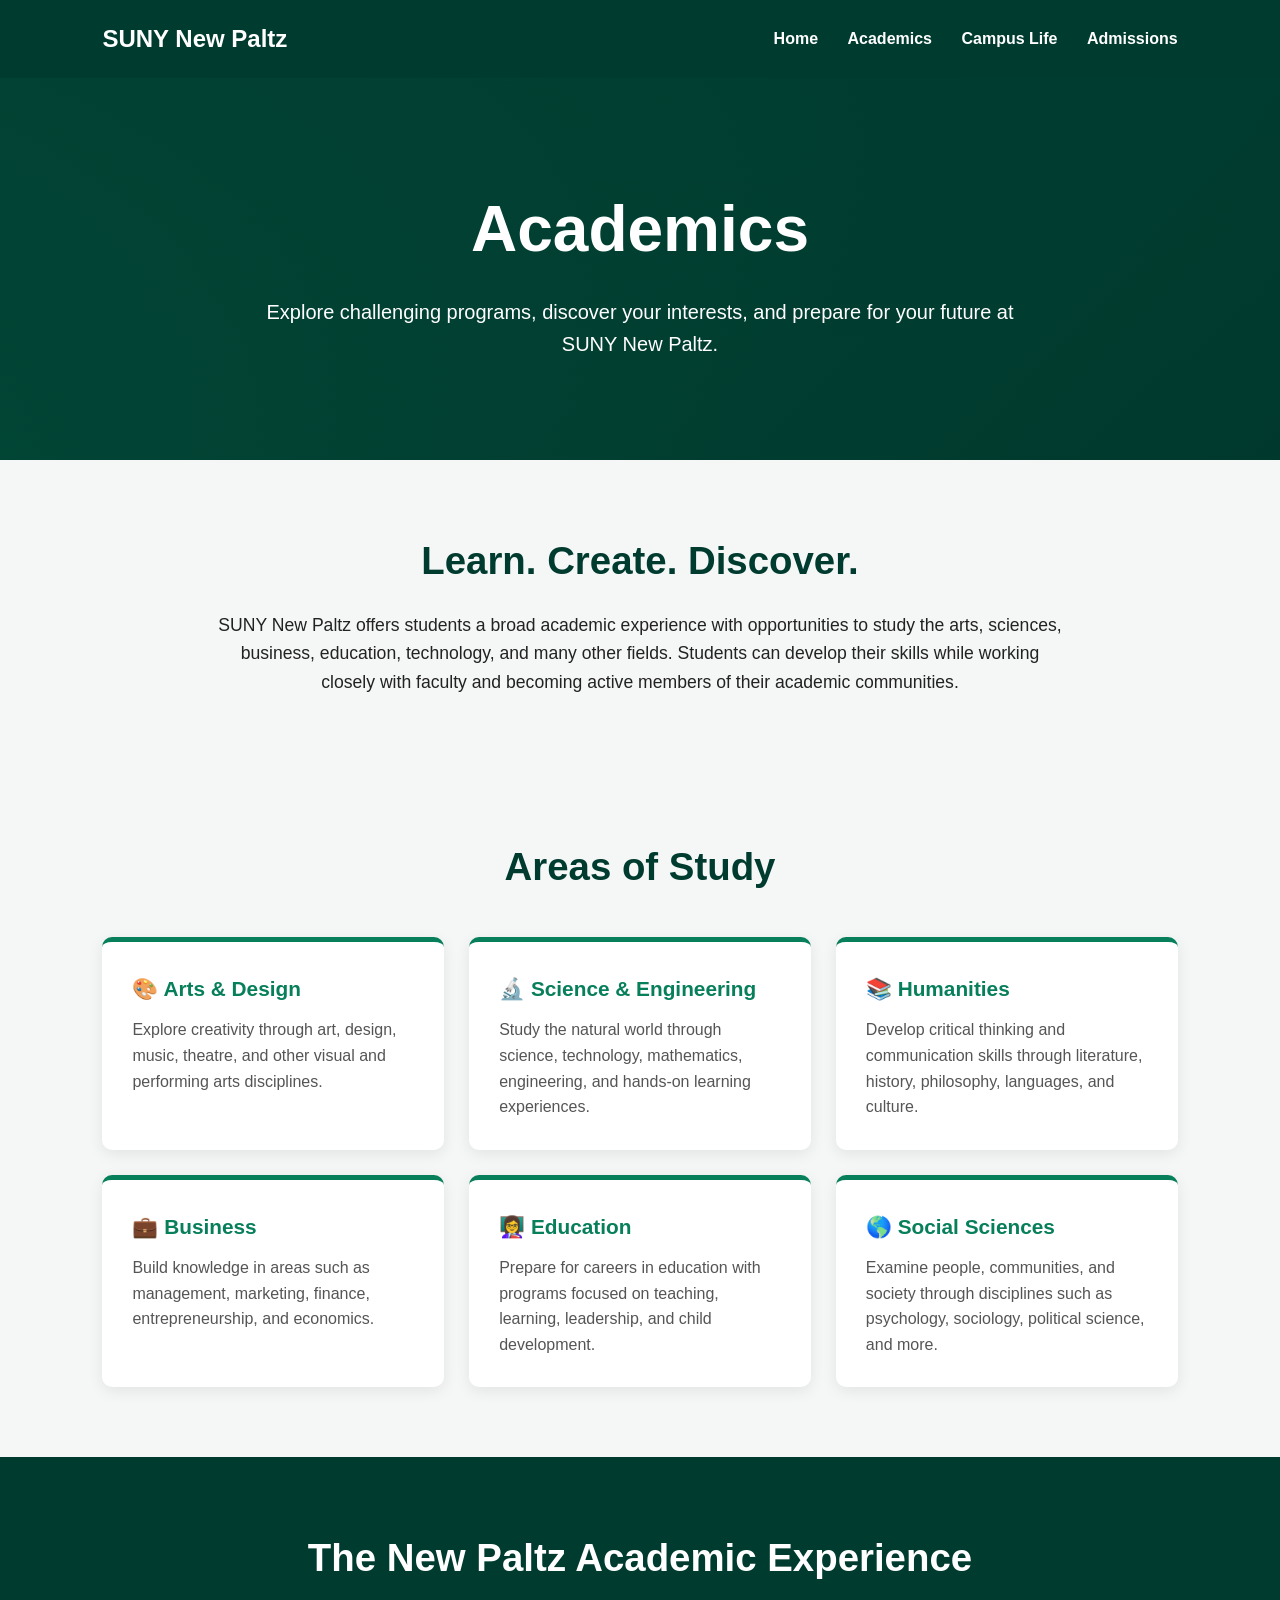
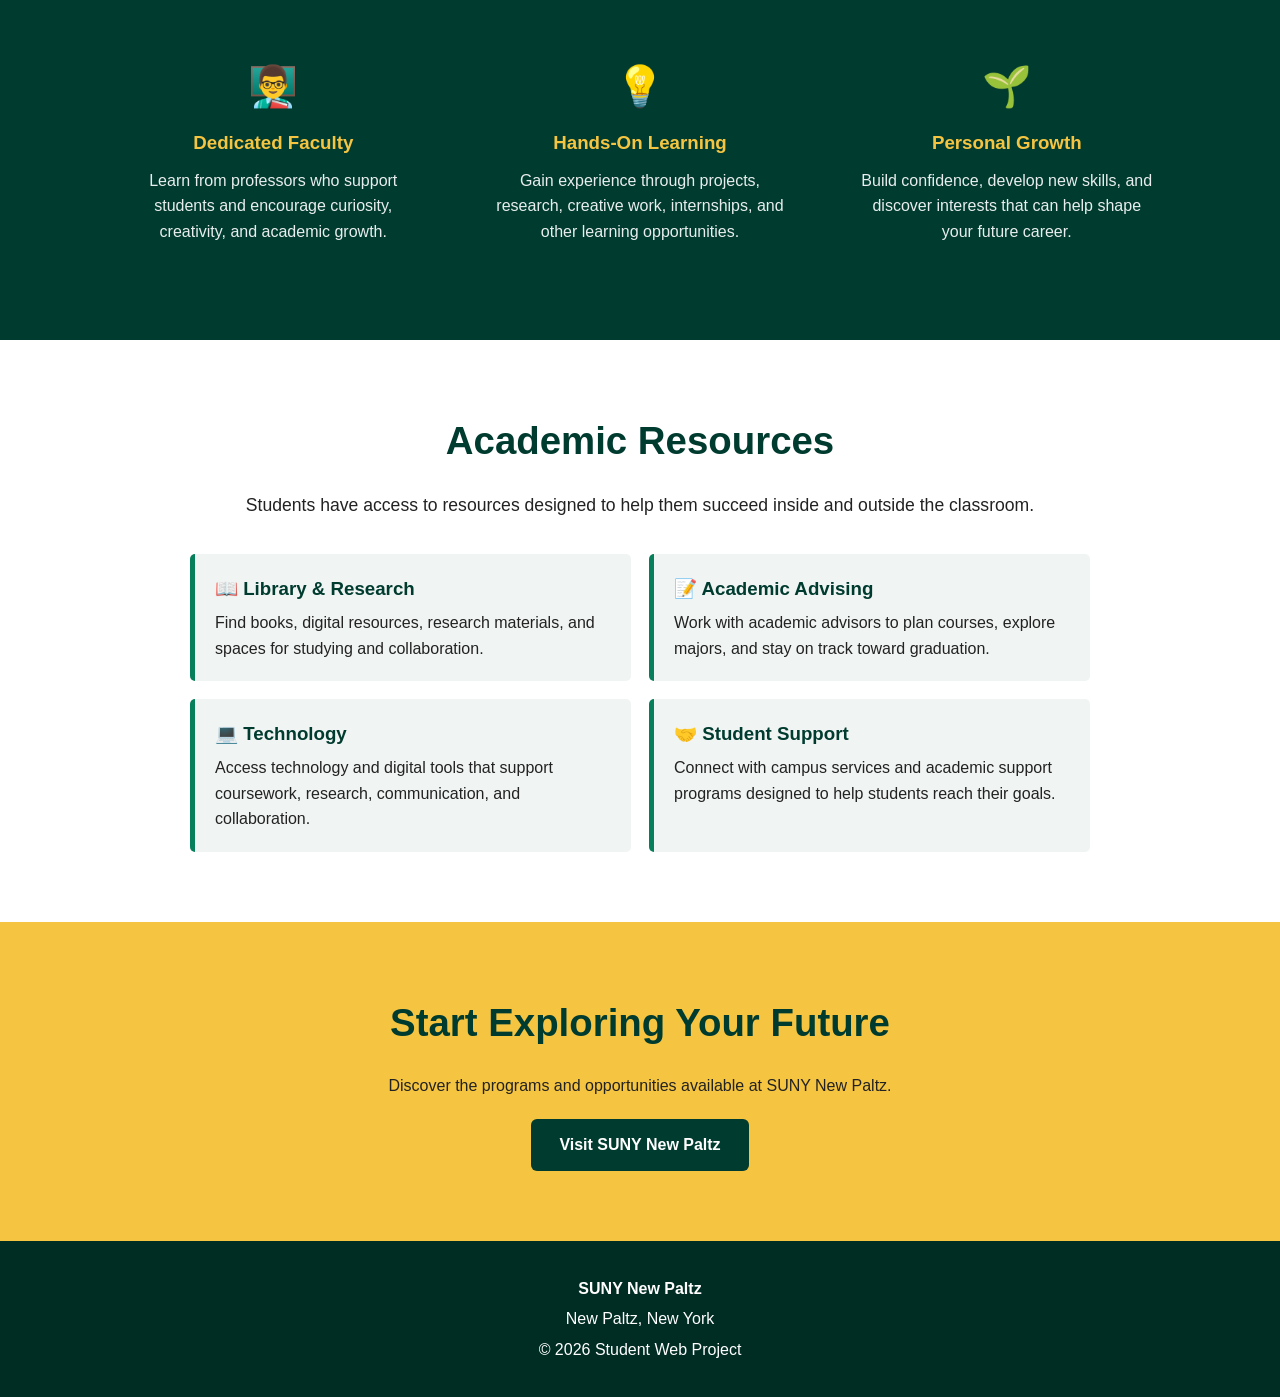
<file: academics.html>
<!DOCTYPE html>
<html lang="en">
<head>
  <meta charset="UTF-8">
  <meta name="viewport" content="width=device-width, initial-scale=1.0">
  <title>Academics | SUNY New Paltz</title>

  <link rel="stylesheet" href="main.css"/>
</head>

<body>

  <!-- Navigation -->
  <header>
    <div class="logo">SUNY New Paltz</div>

    <nav>
      <a href="index.html">Home</a>
      <a href="academics.html">Academics</a>
      <a href="campus.html">Campus Life</a>
      <a href="admissions.html">Admissions</a>
    </nav>
  </header>


  <!-- Hero Section -->
  <section class="hero">
    <h1>Academics</h1>

    <p>
      Explore challenging programs, discover your interests, and prepare
      for your future at SUNY New Paltz.
    </p>
  </section>


  <!-- Introduction -->
  <section>
    <h2>Learn. Create. Discover.</h2>

    <p class="intro">
      SUNY New Paltz offers students a broad academic experience with
      opportunities to study the arts, sciences, business, education,
      technology, and many other fields. Students can develop their skills
      while working closely with faculty and becoming active members of
      their academic communities.
    </p>
  </section>


  <!-- Academic Programs -->
  <section>
    <h2>Areas of Study</h2>

    <div class="programs">

      <div class="program">
        <h3>🎨 Arts & Design</h3>
        <p>
          Explore creativity through art, design, music, theatre, and
          other visual and performing arts disciplines.
        </p>
      </div>

      <div class="program">
        <h3>🔬 Science & Engineering</h3>
        <p>
          Study the natural world through science, technology,
          mathematics, engineering, and hands-on learning experiences.
        </p>
      </div>

      <div class="program">
        <h3>📚 Humanities</h3>
        <p>
          Develop critical thinking and communication skills through
          literature, history, philosophy, languages, and culture.
        </p>
      </div>

      <div class="program">
        <h3>💼 Business</h3>
        <p>
          Build knowledge in areas such as management, marketing,
          finance, entrepreneurship, and economics.
        </p>
      </div>

      <div class="program">
        <h3>👩‍🏫 Education</h3>
        <p>
          Prepare for careers in education with programs focused on
          teaching, learning, leadership, and child development.
        </p>
      </div>

      <div class="program">
        <h3>🌎 Social Sciences</h3>
        <p>
          Examine people, communities, and society through disciplines
          such as psychology, sociology, political science, and more.
        </p>
      </div>

    </div>
  </section>


  <!-- Academic Experience -->
  <section class="highlight">
    <h2>The New Paltz Academic Experience</h2>

    <div class="features">

      <div class="feature">
        <div class="icon">👨‍🏫</div>
        <h3>Dedicated Faculty</h3>
        <p>
          Learn from professors who support students and encourage
          curiosity, creativity, and academic growth.
        </p>
      </div>

      <div class="feature">
        <div class="icon">💡</div>
        <h3>Hands-On Learning</h3>
        <p>
          Gain experience through projects, research, creative work,
          internships, and other learning opportunities.
        </p>
      </div>

      <div class="feature">
        <div class="icon">🌱</div>
        <h3>Personal Growth</h3>
        <p>
          Build confidence, develop new skills, and discover interests
          that can help shape your future career.
        </p>
      </div>

    </div>
  </section>


  <!-- Academic Resources -->
  <section class="resources">
    <h2>Academic Resources</h2>

    <p class="intro">
      Students have access to resources designed to help them succeed
      inside and outside the classroom.
    </p>

    <div class="resource-box">

      <div class="resource">
        <h3>📖 Library & Research</h3>
        <p>
          Find books, digital resources, research materials, and spaces
          for studying and collaboration.
        </p>
      </div>

      <div class="resource">
        <h3>📝 Academic Advising</h3>
        <p>
          Work with academic advisors to plan courses, explore majors,
          and stay on track toward graduation.
        </p>
      </div>

      <div class="resource">
        <h3>💻 Technology</h3>
        <p>
          Access technology and digital tools that support coursework,
          research, communication, and collaboration.
        </p>
      </div>

      <div class="resource">
        <h3>🤝 Student Support</h3>
        <p>
          Connect with campus services and academic support programs
          designed to help students reach their goals.
        </p>
      </div>

    </div>
  </section>


  <!-- Call to Action -->
  <section class="cta">
    <h2>Start Exploring Your Future</h2>

    <p>
      Discover the programs and opportunities available at SUNY New Paltz.
    </p>

    <a
      class="button"
      href="https://www.newpaltz.edu/"
      target="_blank"
      rel="noopener noreferrer"
    >
      Visit SUNY New Paltz
    </a>
  </section>


  <!-- Footer -->
  <footer>
    <p><strong>SUNY New Paltz</strong></p>
    <p>New Paltz, New York</p>
    <p>&copy; 2026 Student Web Project</p>
  </footer>

</body>
</html>
</file>
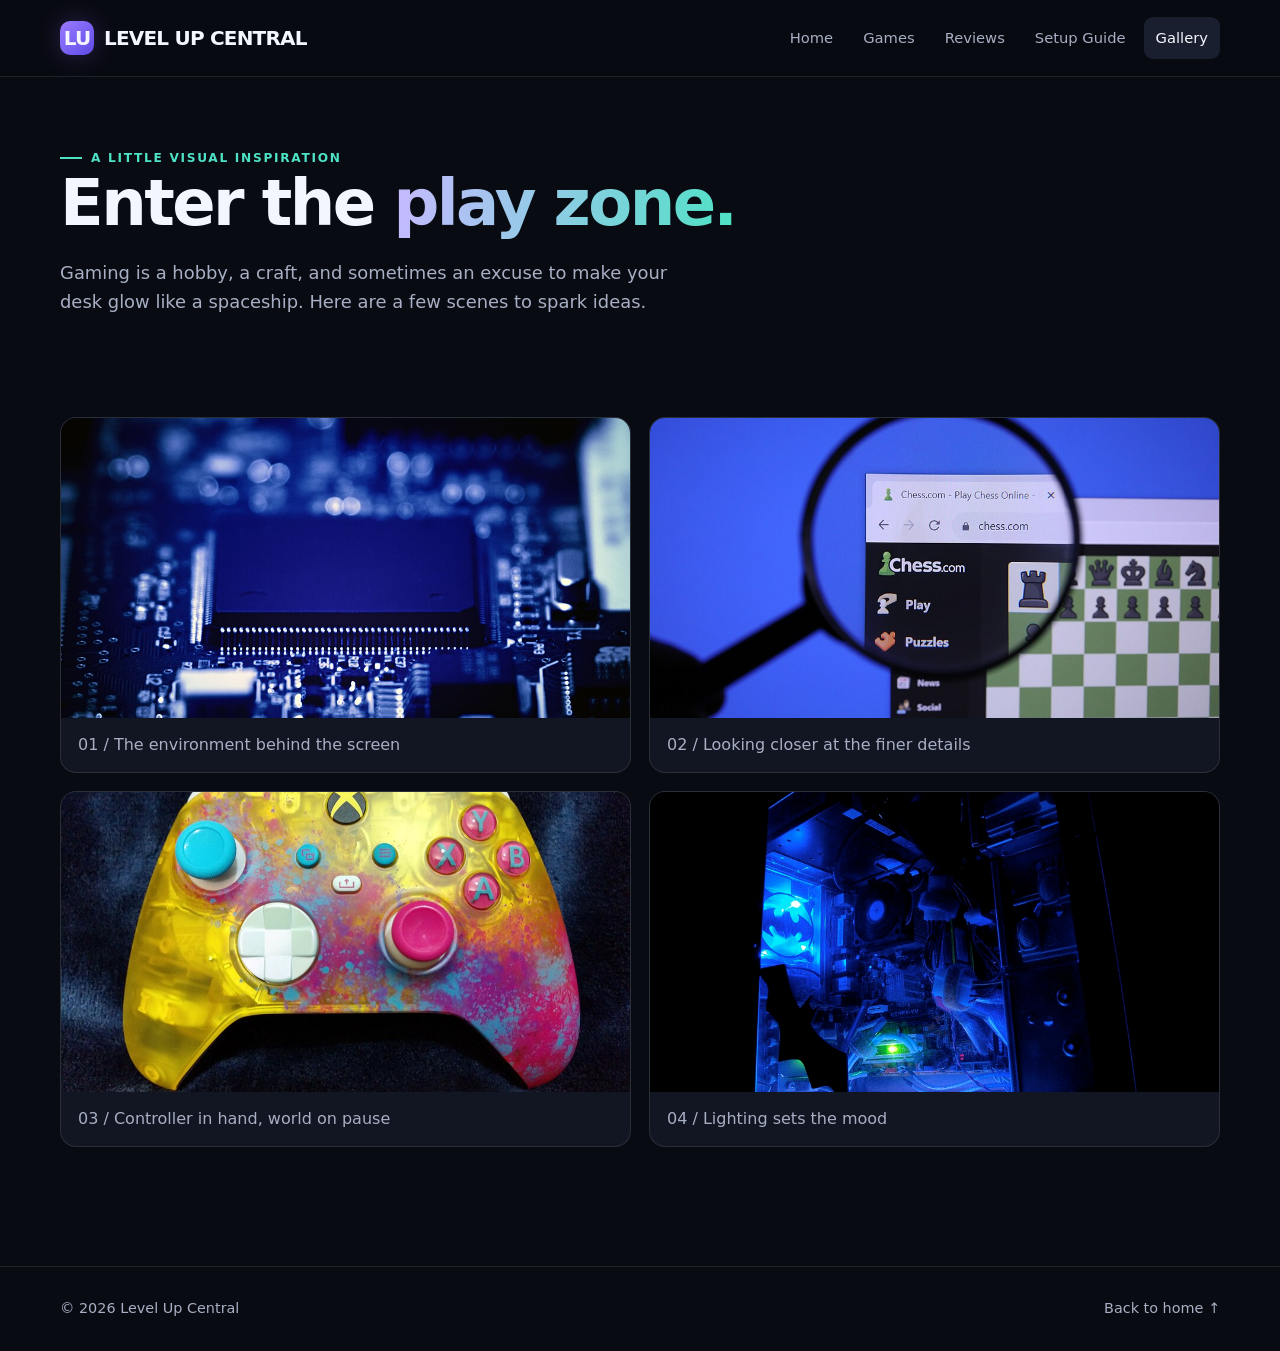
<file: midterm-site/gallery.html>
<!doctype html>
<html lang="en">

<head>
    <meta charset="utf-8">
    <meta name="viewport" content="width=device-width, initial-scale=1">
    <meta name="description" content="A gallery of gaming setup inspiration.">
    <title>Gallery | Level Up Central</title>
    <link rel="stylesheet" href="style.css">
</head>

<body>
    <header class="site-header">
        <div class="container nav-wrap"><a class="logo" href="index.html"><span class="logo-mark">LU</span> LEVEL UP
                CENTRAL</a>
            <nav aria-label="Main navigation">
                <ul class="nav-links">
                    <li><a href="index.html">Home</a></li>
                    <li><a href="games.html">Games</a></li>
                    <li><a href="reviews.html">Reviews</a></li>
                    <li><a href="setup.html">Setup Guide</a></li>
                    <li><a href="gallery.html" aria-current="page">Gallery</a></li>
                </ul>
            </nav>
        </div>
    </header>
    <main>
        <section class="page-intro">
            <div class="container"><span class="eyebrow">A little visual inspiration</span>
                <h1>Enter the <span class="gradient-text">play zone.</span></h1>
                <p class="lead">Gaming is a hobby, a craft, and sometimes an excuse to make your desk glow like a
                    spaceship. Here are a few scenes to spark ideas.</p>
            </div>
        </section>
        <section class="section">
            <div class="container">
                <div class="gallery-grid">
                    <figure><img src="Circuit.jpg" alt="Close up of a CPU chip">
                        <figcaption>01 / The environment behind the screen</figcaption>
                    </figure>
                    <figure><img src="MagnifiyingGlass.jpg" alt="Magnifiying Glass pointed at chess.com website">
                        <figcaption>02 / Looking closer at the finer details</figcaption>
                    </figure>
                    <figure><img src="Controller.jpg" alt="Video game controller close-up">
                        <figcaption>03 / Controller in hand, world on pause</figcaption>
                    </figure>
                    <figure><img src="GamingComputer.jpg" alt="Colorful computer and gaming equipment">
                        <figcaption>04 / Lighting sets the mood</figcaption>
                    </figure>
                </div>
                <p class="small-note" style="margin-top:20px"></p>
            </div>
        </section>
    </main>
    <footer class="site-footer">
        <div class="container footer-inner"><span>© 2026 Level Up Central</span><a href="index.html">Back to home ↑</a>
        </div>
    </footer>
</body>

</html>
</file>
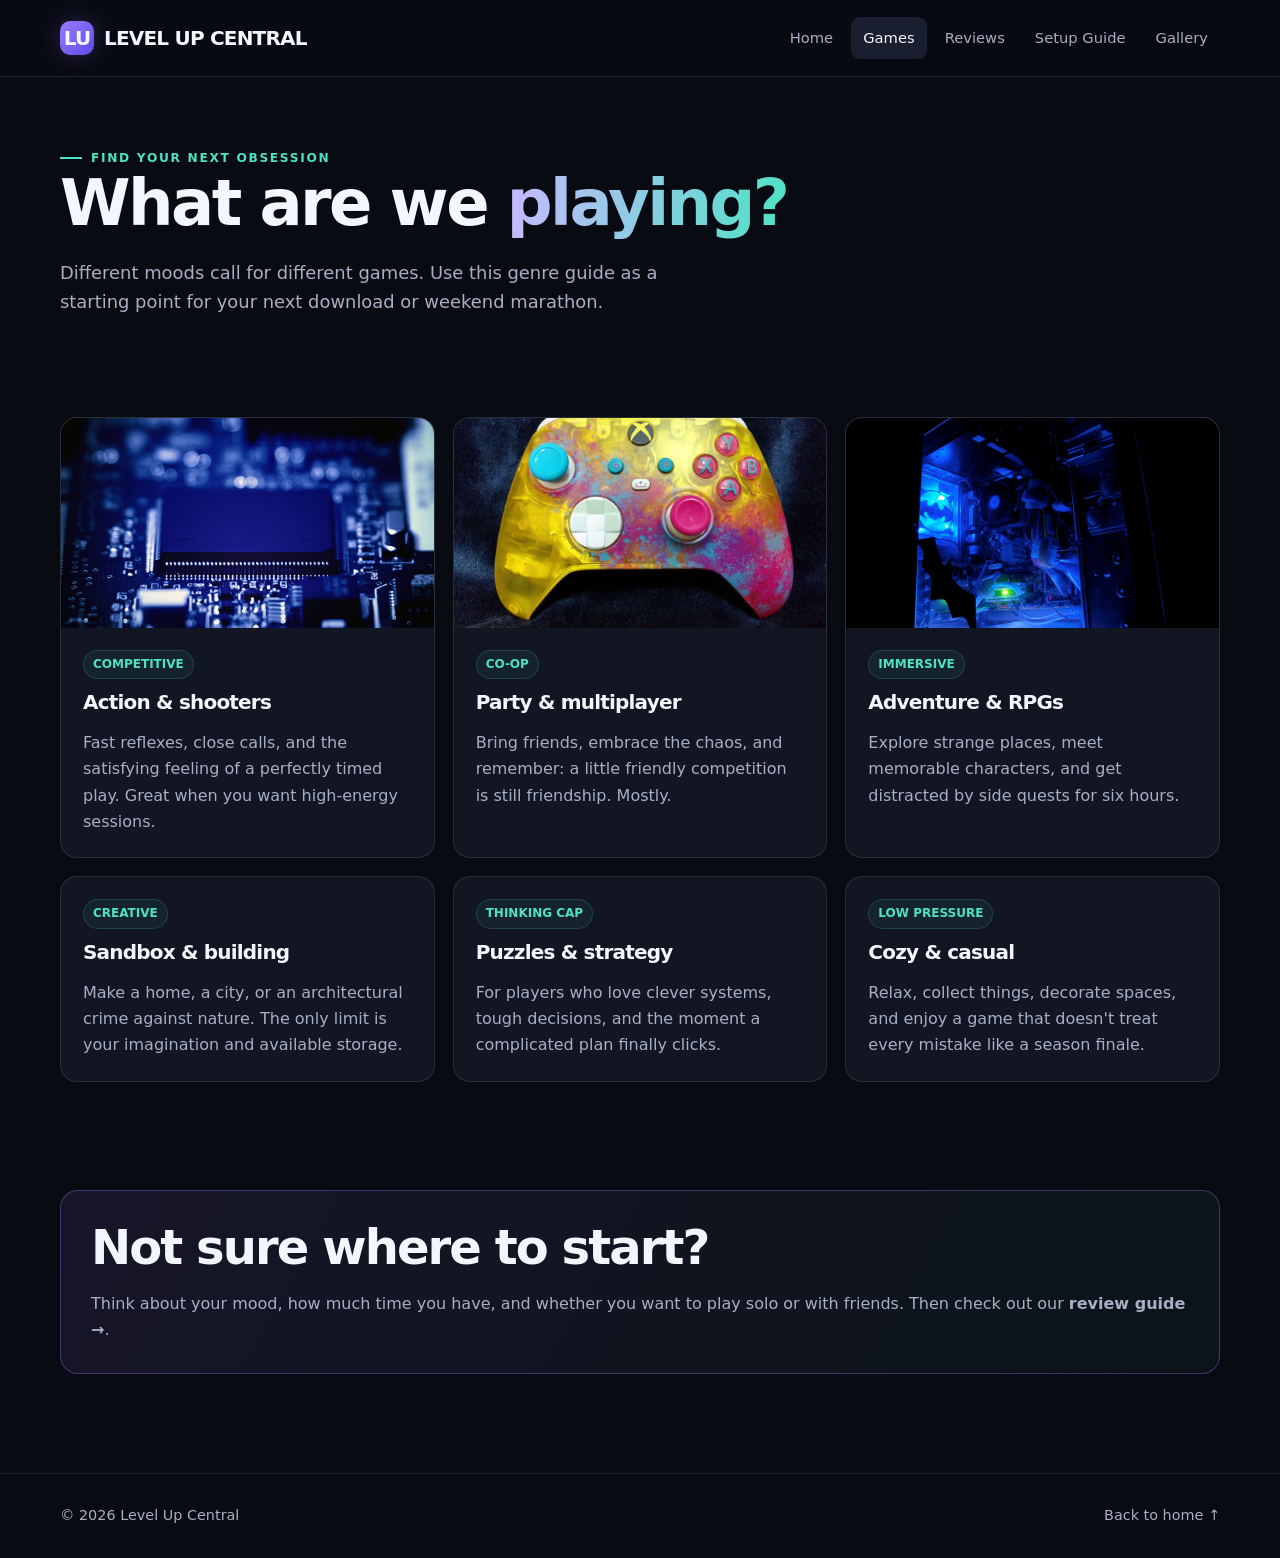
<file: midterm-site/games.html>
<!doctype html>
<html lang="en">

<head>
    <meta charset="utf-8">
    <meta name="viewport" content="width=device-width, initial-scale=1">
    <meta name="description" content="Explore game genres and find your next favorite.">
    <title>Games | Level Up Central</title>
    <link rel="stylesheet" href="style.css">
</head>

<body>
    <header class="site-header">
        <div class="container nav-wrap"><a class="logo" href="index.html"><span class="logo-mark">LU</span> LEVEL UP
                CENTRAL</a>
            <nav aria-label="Main navigation">
                <ul class="nav-links">
                    <li><a href="index.html">Home</a></li>
                    <li><a href="games.html" aria-current="page">Games</a></li>
                    <li><a href="reviews.html">Reviews</a></li>
                    <li><a href="setup.html">Setup Guide</a></li>
                    <li><a href="gallery.html">Gallery</a></li>
                </ul>
            </nav>
        </div>
    </header>
    <main>
        <section class="page-intro">
            <div class="container"><span class="eyebrow">Find your next obsession</span>
                <h1>What are we <span class="gradient-text">playing?</span></h1>
                <p class="lead">Different moods call for different games. Use this genre guide as a starting point for
                    your next download or weekend marathon.</p>
            </div>
        </section>
        <section class="section">
            <div class="container">
                <div class="grid-3">
                    <article class="card"><img src="Circuit.jpg" alt="Close up of a CPU Chip">
                        <div class="card-body"><span class="tag">COMPETITIVE</span>
                            <h3>Action & shooters</h3>
                            <p>Fast reflexes, close calls, and the satisfying feeling of a perfectly timed play. Great
                                when you want high-energy sessions.</p>
                        </div>
                    </article>
                    <article class="card"><img src="Controller.jpg" alt="Controller close-up">
                        <div class="card-body"><span class="tag">CO-OP</span>
                            <h3>Party & multiplayer</h3>
                            <p>Bring friends, embrace the chaos, and remember: a little friendly competition is still
                                friendship. Mostly.</p>
                        </div>
                    </article>
                    <article class="card"><img src="GamingComputer.jpg" alt="PC gaming station">
                        <div class="card-body"><span class="tag">IMMERSIVE</span>
                            <h3>Adventure & RPGs</h3>
                            <p>Explore strange places, meet memorable characters, and get distracted by side quests for
                                six hours.</p>
                        </div>
                    </article>
                    <article class="card">
                        <div class="card-body"><span class="tag">CREATIVE</span>
                            <h3>Sandbox & building</h3>
                            <p>Make a home, a city, or an architectural crime against nature. The only limit is your
                                imagination and available storage.</p>
                        </div>
                    </article>
                    <article class="card">
                        <div class="card-body"><span class="tag">THINKING CAP</span>
                            <h3>Puzzles & strategy</h3>
                            <p>For players who love clever systems, tough decisions, and the moment a complicated plan
                                finally clicks.</p>
                        </div>
                    </article>
                    <article class="card">
                        <div class="card-body"><span class="tag">LOW PRESSURE</span>
                            <h3>Cozy & casual</h3>
                            <p>Relax, collect things, decorate spaces, and enjoy a game that doesn't treat every mistake
                                like a season finale.</p>
                        </div>
                    </article>
                </div>
            </div>
        </section>
        <section class="section">
            <div class="container">
                <div class="callout">
                    <h2>Not sure where to start?</h2>
                    <p>Think about your mood, how much time you have, and whether you want to play solo or with friends.
                        Then check out our <a href="reviews.html"><strong>review guide →</strong></a>.</p>
                </div>
            </div>
        </section>
    </main>
    <footer class="site-footer">
        <div class="container footer-inner"><span>© 2026 Level Up Central</span><a href="index.html">Back to home ↑</a>
        </div>
    </footer>
</body>

</html>
</file>
<file: midterm-site/css/style.css>
:root {
  --bg: #090b12;
  --panel: #121622;
  --panel-light: #191f2e;
  --text: #f4f6ff;
  --muted: #a7afc4;
  --accent: #9b7bff;
  --accent-2: #4de2c5;
  --border: rgba(255,255,255,.1);
  --max: 1160px;
}
* { box-sizing: border-box; }
html { scroll-behavior: smooth; }
body {
  margin: 0; background: var(--bg); color: var(--text);
  font-family: Inter, ui-sans-serif, system-ui, -apple-system, BlinkMacSystemFont, "Segoe UI", sans-serif;
  line-height: 1.65;
}
a { color: inherit; text-decoration: none; }
a:hover { color: var(--accent-2); }
img { display: block; max-width: 100%; }
.container { width: min(var(--max), calc(100% - 40px)); margin-inline: auto; }
.site-header { position: sticky; top: 0; z-index: 10; background: rgba(9,11,18,.92); backdrop-filter: blur(14px); border-bottom: 1px solid var(--border); }
.nav-wrap { min-height: 76px; display: flex; align-items: center; justify-content: space-between; gap: 24px; }
.logo { display: flex; align-items: center; gap: 10px; font-weight: 900; letter-spacing: -.04em; font-size: 1.25rem; white-space: nowrap; }
.logo-mark { display: grid; place-items: center; width: 34px; height: 34px; border-radius: 10px; background: linear-gradient(135deg,var(--accent),#5d4be7); box-shadow: 0 0 24px #8a6cff44; }
.nav-links { display: flex; flex-wrap: wrap; gap: 6px; align-items: center; list-style: none; padding: 0; margin: 0; }
.nav-links a { display: inline-block; padding: 9px 12px; border-radius: 9px; color: var(--muted); font-size: .92rem; }
.nav-links a:hover, .nav-links a[aria-current="page"] { background: var(--panel-light); color: var(--text); }
.hero { padding: 72px 0 54px; }
.hero-grid { display: grid; grid-template-columns: 1.05fr .95fr; align-items: center; gap: 44px; }
.eyebrow { display: inline-flex; align-items: center; gap: 9px; color: var(--accent-2); text-transform: uppercase; letter-spacing: .14em; font-size: .76rem; font-weight: 800; }
.eyebrow:before { content: ""; width: 22px; height: 2px; background: var(--accent-2); }
h1,h2,h3 { line-height: 1.12; letter-spacing: -.04em; margin: 0 0 16px; }
h1 { font-size: clamp(2.7rem, 6vw, 5.2rem); max-width: 760px; }
h2 { font-size: clamp(1.9rem, 4vw, 3rem); }
h3 { font-size: 1.25rem; }
.gradient-text { background: linear-gradient(100deg,#c8b9ff,var(--accent-2)); -webkit-background-clip: text; background-clip: text; color: transparent; }
.lead { color: var(--muted); font-size: 1.12rem; max-width: 650px; }
.button-row { display: flex; gap: 12px; flex-wrap: wrap; margin-top: 26px; }
.button { display: inline-flex; align-items: center; justify-content: center; padding: 12px 18px; border: 1px solid var(--border); border-radius: 11px; font-weight: 750; }
.button.primary { background: var(--accent); border-color: var(--accent); color: #0b0915; }
.button:hover { transform: translateY(-1px); color: white; }
.hero-image { min-height: 360px; border-radius: 22px; overflow: hidden; position: relative; border: 1px solid var(--border); background: var(--panel); }
.hero-image img { width: 100%; height: 100%; min-height: 360px; object-fit: cover; }
.image-caption { position: absolute; bottom: 14px; left: 14px; right: 14px; padding: 12px 14px; border-radius: 12px; background: #090b12cc; backdrop-filter: blur(12px); color: #e8e9f4; font-size: .88rem; }
.section { padding: 54px 0; }
.section-head { display: flex; align-items: end; justify-content: space-between; gap: 20px; margin-bottom: 24px; }
.section-head p { color: var(--muted); margin: 0; max-width: 570px; }
.grid-3 { display: grid; grid-template-columns: repeat(3,1fr); gap: 18px; }
.grid-2 { display: grid; grid-template-columns: repeat(2,1fr); gap: 20px; }
.card { overflow: hidden; background: var(--panel); border: 1px solid var(--border); border-radius: 17px; }
.card img { width: 100%; height: 210px; object-fit: cover; }
.card-body { padding: 22px; }
.card p { margin: 0; color: var(--muted); }
.tag { display: inline-block; color: var(--accent-2); background: #4de2c510; border: 1px solid #4de2c52b; border-radius: 999px; padding: 4px 9px; font-size: .75rem; font-weight: 800; margin-bottom: 12px; }
.meta { color: var(--muted); font-size: .86rem; margin-bottom: 8px; }
.callout { padding: 30px; border-radius: 18px; border: 1px solid #9b7bff55; background: linear-gradient(120deg,#9b7bff18,#4de2c50b); }
.callout p { color: var(--muted); margin-bottom: 0; }
.page-intro { padding: 64px 0 28px; }
.page-intro h1 { font-size: clamp(2.5rem,5vw,4.4rem); }
.content-copy { color: var(--muted); max-width: 780px; }
.feature-list { display: grid; grid-template-columns: repeat(2,1fr); gap: 14px; padding: 0; list-style: none; }
.feature-list li { padding: 18px; border: 1px solid var(--border); background: var(--panel); border-radius: 12px; }
.feature-list strong { display: block; margin-bottom: 5px; }
.feature-list span { color: var(--muted); font-size: .94rem; }
.review-score { font-size: 2.2rem; font-weight: 900; color: var(--accent-2); letter-spacing: -.05em; }
.gallery-grid { display: grid; grid-template-columns: repeat(2,1fr); gap: 18px; }
.gallery-grid figure { margin: 0; background: var(--panel); border: 1px solid var(--border); border-radius: 16px; overflow: hidden; }
.gallery-grid img { width: 100%; height: 300px; object-fit: cover; }
.gallery-grid figcaption { padding: 14px 17px; color: var(--muted); }
.site-footer { border-top: 1px solid var(--border); padding: 30px 0; margin-top: 45px; color: var(--muted); font-size: .9rem; }
.footer-inner { display: flex; justify-content: space-between; flex-wrap: wrap; gap: 14px; }
.small-note { font-size: .86rem; color: var(--muted); }
@media (max-width: 800px) {
  .nav-wrap { align-items: flex-start; flex-direction: column; padding: 16px 0; gap: 10px; }
  .nav-links { gap: 2px; }
  .nav-links a { padding: 8px 9px; }
  .hero-grid { grid-template-columns: 1fr; }
  .hero { padding-top: 46px; }
  .grid-3 { grid-template-columns: 1fr 1fr; }
}
@media (max-width: 560px) {
  .container { width: min(100% - 28px, var(--max)); }
  .grid-3, .grid-2, .gallery-grid, .feature-list { grid-template-columns: 1fr; }
  .hero-image, .hero-image img { min-height: 250px; }
  .section-head { align-items: flex-start; flex-direction: column; }
  .gallery-grid img { height: 230px; }
}
</file>
<file: MyWebsite/layout_website/main.css>
/* B"H
*/

nav {
    background-color: #6de6ac;
}

nav ul {
    display: flex;
    flex-direction: column;
    list-style-type: none;
    padding: 0;
}
nav ul li {
    margin-right: 1rem;
    padding: 0.5rem;
    border: 1px solid #000;
}

.special-paragraph {
    padding: 2rem;
    background-color: #c2e4ba;
}

.highlighted {
    width: 50%;
    background-color: #e4baba;
}

.more {
    position: relative;
}

.more .more-text {
    display: none;
}

.more:focus-within .more-text {
    display: block;
    position: absolute;
    top: 20px;
    left: 0;

    background-color: #e6d86d;
    border: 2px solid #000;
    padding: .5rem;
    margin: .5rem;
}

.diagram {
    border: 2px solid #000;
    padding: 1rem;
    margin: 1rem;

    background-color: #6dd8e6;

    float: left;
    width: 30%;
}

.floating {
    position: absolute;
    top: 290px;
    left: 20px;

    width: 100px;
    background-color: #e6d86d;
    border: 2px solid #000;
    padding: .5rem;
    margin: .5rem;
}

.banner {
    position: fixed;
    top: 0;
    left: 0;

    width: 95%;
    background-color: #e6d86d;
    border: 2px solid #000;
    padding: .5rem;
    margin: .5rem;

    z-index: 1000;
}
</file>
<file: main.css>
* {
      margin: 0;
      padding: 0;
      box-sizing: border-box;
      scroll-behavior: smooth;
    }

    body {
      font-family: Arial, Helvetica, sans-serif;
      line-height: 1.6;
      color: #222;
      background: #f5f7f6;
    }

    header {
      background: #003b2f;
      color: white;
      padding: 20px 8%;
      display: flex;
      justify-content: space-between;
      align-items: center;
      position: sticky;
      top: 0;
      z-index: 1000;
    }

    .logo {
      font-size: 1.5rem;
      font-weight: bold;
    }

    nav a {
      color: white;
      text-decoration: none;
      margin-left: 25px;
      font-weight: bold;
    }

    nav a:hover {
      color: #f5c542;
    }

    .hero {
      background: linear-gradient(
        rgba(0, 59, 47, 0.9),
        rgba(0, 59, 47, 0.8)
      ),
      linear-gradient(135deg, #087f5b, #002d23);

      color: white;
      text-align: center;
      padding: 100px 20px;
    }

    .hero h1 {
      font-size: 4rem;
      margin-bottom: 15px;
    }

    .hero p {
      font-size: 1.25rem;
      max-width: 750px;
      margin: auto;
    }

    section {
      padding: 70px 8%;
    }

    section h2 {
      color: #003b2f;
      text-align: center;
      font-size: 2.4rem;
      margin-bottom: 20px;
    }

    .intro {
      max-width: 850px;
      margin: auto;
      text-align: center;
      font-size: 1.1rem;
    }

    .programs {
      display: grid;
      grid-template-columns: repeat(3, 1fr);
      gap: 25px;
      margin-top: 40px;
    }

    .program {
      background: white;
      padding: 30px;
      border-radius: 10px;
      box-shadow: 0 4px 15px rgba(0, 0, 0, 0.08);
      border-top: 5px solid #087f5b;
      transition: 0.3s;
    }

    .program:hover {
      transform: translateY(-6px);
      box-shadow: 0 8px 20px rgba(0, 0, 0, 0.12);
    }

    .program h3 {
      color: #087f5b;
      margin-bottom: 12px;
      font-size: 1.3rem;
    }

    .program p {
      color: #555;
    }

    .highlight {
      background: #003b2f;
      color: white;
    }

    .highlight h2 {
      color: white;
    }

    .features {
      display: grid;
      grid-template-columns: repeat(3, 1fr);
      gap: 25px;
      margin-top: 40px;
    }

    .feature {
      text-align: center;
      padding: 25px;
    }

    .icon {
      font-size: 2.5rem;
      margin-bottom: 10px;
    }

    .feature h3 {
      color: #f5c542;
      margin-bottom: 10px;
    }

    .feature p {
      color: #e8eeee;
    }

    .resources {
      background: white;
    }

    .resource-box {
      max-width: 900px;
      margin: 35px auto 0;
      display: grid;
      grid-template-columns: 1fr 1fr;
      gap: 18px;
    }

    .resource {
      padding: 20px;
      background: #f0f4f2;
      border-left: 5px solid #087f5b;
      border-radius: 5px;
    }

    .resource h3 {
      color: #003b2f;
      margin-bottom: 6px;
    }

    .cta {
      background: #f5c542;
      text-align: center;
    }

    .cta h2 {
      color: #003b2f;
    }

    .button {
      display: inline-block;
      background: #003b2f;
      color: white;
      padding: 13px 28px;
      border-radius: 6px;
      text-decoration: none;
      font-weight: bold;
      margin-top: 20px;
      transition: 0.3s;
    }

    .button:hover {
      background: #087f5b;
      transform: translateY(-2px);
    }

    footer {
      background: #002d23;
      color: white;
      text-align: center;
      padding: 30px 20px;
    }

    footer p {
      margin: 5px 0;
    }

    @media (max-width: 850px) {
      header {
        flex-direction: column;
        gap: 15px;
      }

      nav a {
        margin: 0 8px;
      }

      .hero h1 {
        font-size: 2.8rem;
      }

      .programs,
      .features {
        grid-template-columns: 1fr;
      }

      .resource-box {
        grid-template-columns: 1fr;
      }
    }

    @media (max-width: 500px) {
      nav {
        display: flex;
        flex-wrap: wrap;
        justify-content: center;
        gap: 10px;
      }

      section {
        padding: 50px 6%;
      }
    }
</file>
<file: midterm-site/style.css>
:root {
  --bg: #090b12;
  --panel: #121622;
  --panel-light: #191f2e;
  --text: #f4f6ff;
  --muted: #a7afc4;
  --accent: #9b7bff;
  --accent-2: #4de2c5;
  --border: rgba(255,255,255,.1);
  --max: 1160px;
}
* { box-sizing: border-box; }
html { scroll-behavior: smooth; }
body {
  margin: 0; background: var(--bg); color: var(--text);
  font-family: Inter, ui-sans-serif, system-ui, -apple-system, BlinkMacSystemFont, "Segoe UI", sans-serif;
  line-height: 1.65;
}
a { color: inherit; text-decoration: none; }
a:hover { color: var(--accent-2); }
img { display: block; max-width: 100%; }
.container { width: min(var(--max), calc(100% - 40px)); margin-inline: auto; }
.site-header { position: sticky; top: 0; z-index: 10; background: rgba(9,11,18,.92); backdrop-filter: blur(14px); border-bottom: 1px solid var(--border); }
.nav-wrap { min-height: 76px; display: flex; align-items: center; justify-content: space-between; gap: 24px; }
.logo { display: flex; align-items: center; gap: 10px; font-weight: 900; letter-spacing: -.04em; font-size: 1.25rem; white-space: nowrap; }
.logo-mark { display: grid; place-items: center; width: 34px; height: 34px; border-radius: 10px; background: linear-gradient(135deg,var(--accent),#5d4be7); box-shadow: 0 0 24px #8a6cff44; }
.nav-links { display: flex; flex-wrap: wrap; gap: 6px; align-items: center; list-style: none; padding: 0; margin: 0; }
.nav-links a { display: inline-block; padding: 9px 12px; border-radius: 9px; color: var(--muted); font-size: .92rem; }
.nav-links a:hover, .nav-links a[aria-current="page"] { background: var(--panel-light); color: var(--text); }
.hero { padding: 72px 0 54px; }
.hero-grid { display: grid; grid-template-columns: 1.05fr .95fr; align-items: center; gap: 44px; }
.eyebrow { display: inline-flex; align-items: center; gap: 9px; color: var(--accent-2); text-transform: uppercase; letter-spacing: .14em; font-size: .76rem; font-weight: 800; }
.eyebrow:before { content: ""; width: 22px; height: 2px; background: var(--accent-2); }
h1,h2,h3 { line-height: 1.12; letter-spacing: -.04em; margin: 0 0 16px; }
h1 { font-size: clamp(2.7rem, 6vw, 5.2rem); max-width: 760px; }
h2 { font-size: clamp(1.9rem, 4vw, 3rem); }
h3 { font-size: 1.25rem; }
.gradient-text { background: linear-gradient(100deg,#c8b9ff,var(--accent-2)); -webkit-background-clip: text; background-clip: text; color: transparent; }
.lead { color: var(--muted); font-size: 1.12rem; max-width: 650px; }
.button-row { display: flex; gap: 12px; flex-wrap: wrap; margin-top: 26px; }
.button { display: inline-flex; align-items: center; justify-content: center; padding: 12px 18px; border: 1px solid var(--border); border-radius: 11px; font-weight: 750; }
.button.primary { background: var(--accent); border-color: var(--accent); color: #0b0915; }
.button:hover { transform: translateY(-1px); color: white; }
.hero-image { min-height: 360px; border-radius: 22px; overflow: hidden; position: relative; border: 1px solid var(--border); background: var(--panel); }
.hero-image img { width: 100%; height: 100%; min-height: 360px; object-fit: cover; }
.image-caption { position: absolute; bottom: 14px; left: 14px; right: 14px; padding: 12px 14px; border-radius: 12px; background: #090b12cc; backdrop-filter: blur(12px); color: #e8e9f4; font-size: .88rem; }
.section { padding: 54px 0; }
.section-head { display: flex; align-items: end; justify-content: space-between; gap: 20px; margin-bottom: 24px; }
.section-head p { color: var(--muted); margin: 0; max-width: 570px; }
.grid-3 { display: grid; grid-template-columns: repeat(3,1fr); gap: 18px; }
.grid-2 { display: grid; grid-template-columns: repeat(2,1fr); gap: 20px; }
.card { overflow: hidden; background: var(--panel); border: 1px solid var(--border); border-radius: 17px; }
.card img { width: 100%; height: 210px; object-fit: cover; }
.card-body { padding: 22px; }
.card p { margin: 0; color: var(--muted); }
.tag { display: inline-block; color: var(--accent-2); background: #4de2c510; border: 1px solid #4de2c52b; border-radius: 999px; padding: 4px 9px; font-size: .75rem; font-weight: 800; margin-bottom: 12px; }
.meta { color: var(--muted); font-size: .86rem; margin-bottom: 8px; }
.callout { padding: 30px; border-radius: 18px; border: 1px solid #9b7bff55; background: linear-gradient(120deg,#9b7bff18,#4de2c50b); }
.callout p { color: var(--muted); margin-bottom: 0; }
.page-intro { padding: 64px 0 28px; }
.page-intro h1 { font-size: clamp(2.5rem,5vw,4.4rem); }
.content-copy { color: var(--muted); max-width: 780px; }
.feature-list { display: grid; grid-template-columns: repeat(2,1fr); gap: 14px; padding: 0; list-style: none; }
.feature-list li { padding: 18px; border: 1px solid var(--border); background: var(--panel); border-radius: 12px; }
.feature-list strong { display: block; margin-bottom: 5px; }
.feature-list span { color: var(--muted); font-size: .94rem; }
.review-score { font-size: 2.2rem; font-weight: 900; color: var(--accent-2); letter-spacing: -.05em; }
.gallery-grid { display: grid; grid-template-columns: repeat(2,1fr); gap: 18px; }
.gallery-grid figure { margin: 0; background: var(--panel); border: 1px solid var(--border); border-radius: 16px; overflow: hidden; }
.gallery-grid img { width: 100%; height: 300px; object-fit: cover; }
.gallery-grid figcaption { padding: 14px 17px; color: var(--muted); }
.site-footer { border-top: 1px solid var(--border); padding: 30px 0; margin-top: 45px; color: var(--muted); font-size: .9rem; }
.footer-inner { display: flex; justify-content: space-between; flex-wrap: wrap; gap: 14px; }
.small-note { font-size: .86rem; color: var(--muted); }
@media (max-width: 800px) {
  .nav-wrap { align-items: flex-start; flex-direction: column; padding: 16px 0; gap: 10px; }
  .nav-links { gap: 2px; }
  .nav-links a { padding: 8px 9px; }
  .hero-grid { grid-template-columns: 1fr; }
  .hero { padding-top: 46px; }
  .grid-3 { grid-template-columns: 1fr 1fr; }
}
@media (max-width: 560px) {
  .container { width: min(100% - 28px, var(--max)); }
  .grid-3, .grid-2, .gallery-grid, .feature-list { grid-template-columns: 1fr; }
  .hero-image, .hero-image img { min-height: 250px; }
  .section-head { align-items: flex-start; flex-direction: column; }
  .gallery-grid img { height: 230px; }
}
</file>
